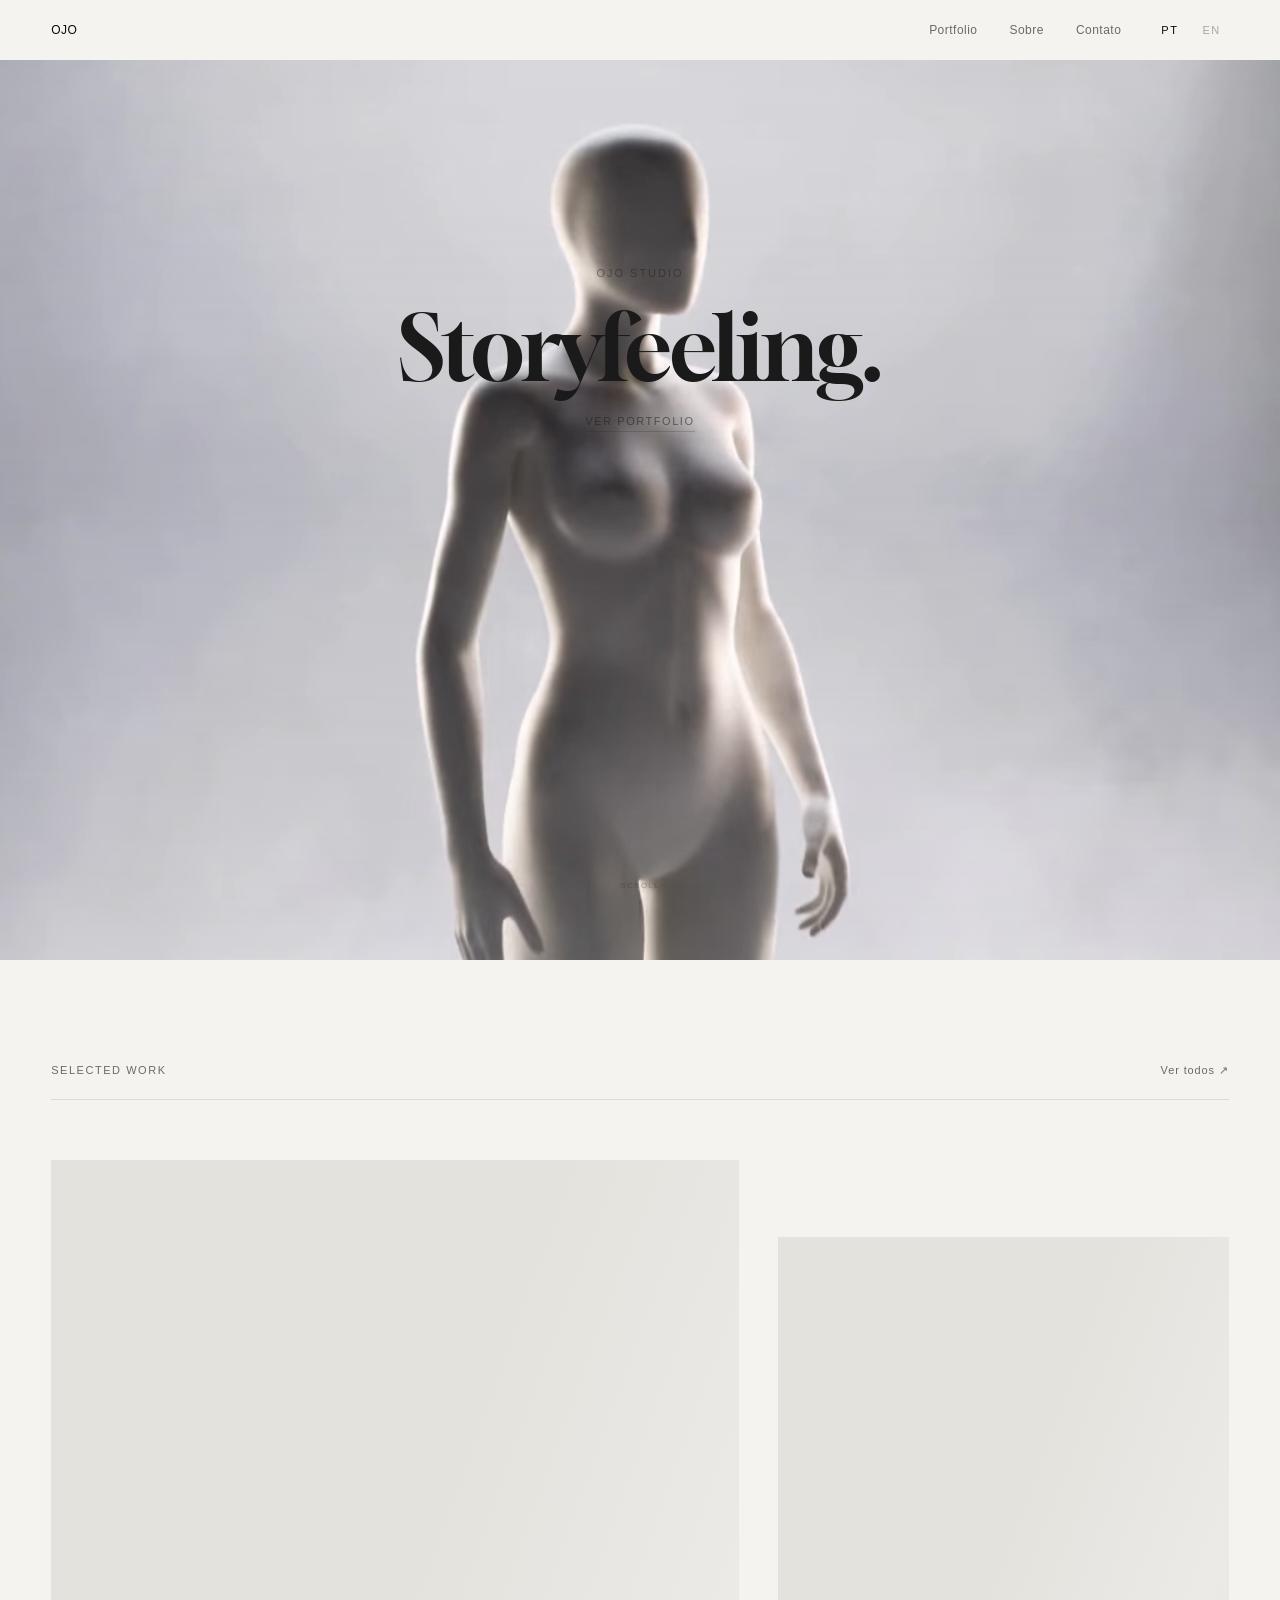
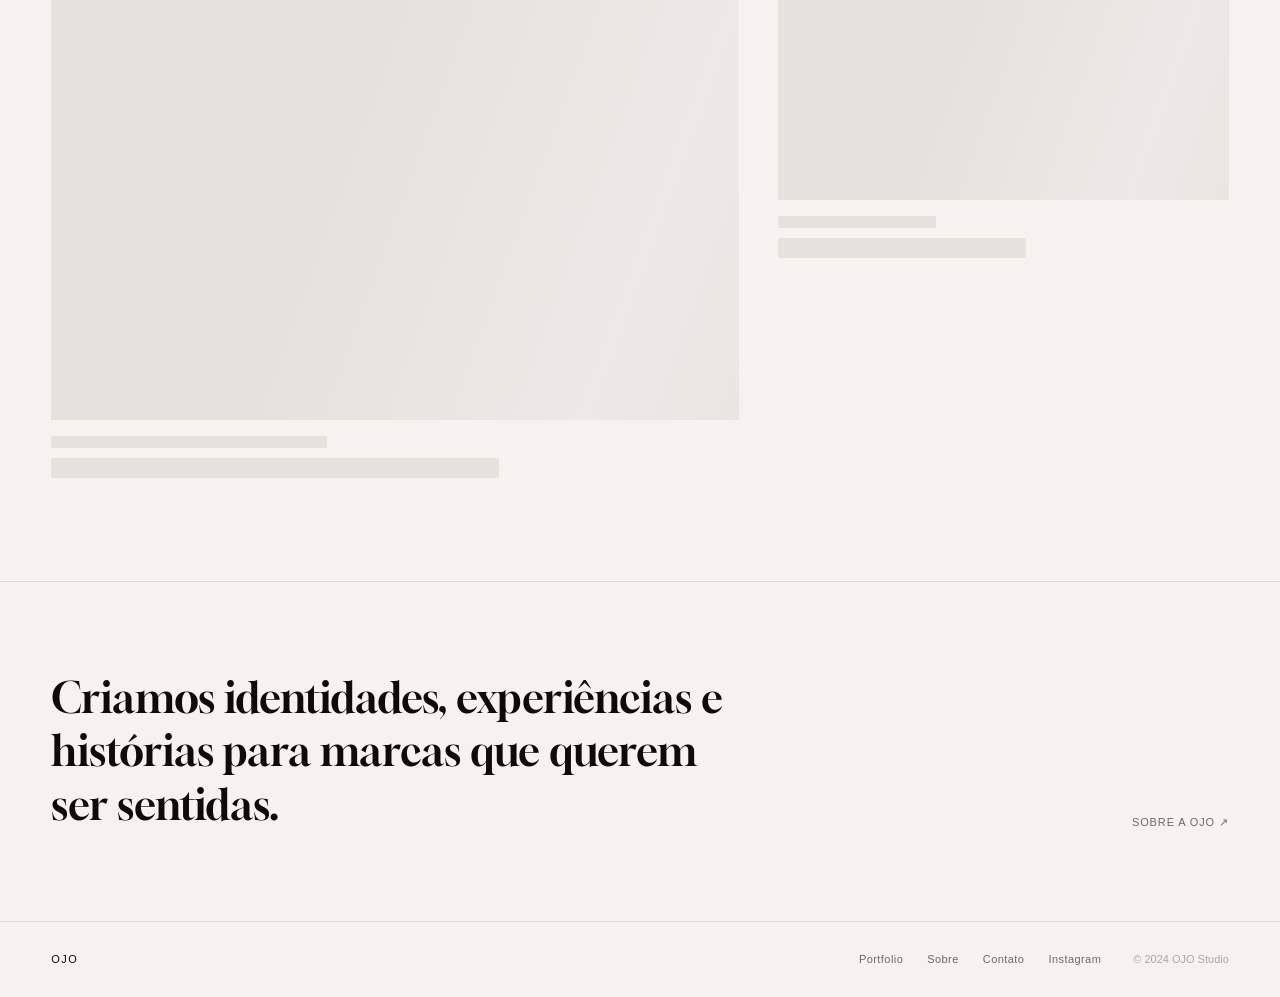
<file: index.html>
<!DOCTYPE html>
<html lang="pt">
<head>
  <meta charset="UTF-8">
  <meta name="viewport" content="width=device-width, initial-scale=1.0">
  <title>OJO Studio</title>
  <meta name="description" content="OJO Studio — storyfeeling.">

  <link rel="preconnect" href="https://fonts.googleapis.com">
  <link rel="preconnect" href="https://fonts.gstatic.com" crossorigin>
  <link href="https://fonts.googleapis.com/css2?family=Gloock&family=IBM+Plex+Mono:wght@400;500&display=swap" rel="stylesheet">

  <link rel="stylesheet" href="assets/css/tokens.css">
  <link rel="stylesheet" href="assets/css/base.css">
  <link rel="stylesheet" href="assets/css/components.css">
  <link rel="stylesheet" href="assets/css/layout.css">
</head>
<body>

  <nav class="nav" id="nav">
    <a class="nav__logo" href="./">OJO</a>
    <div class="nav__links" id="nav-links">
      <a class="nav__link" href="portfolio.html">Portfolio</a>
      <a class="nav__link" href="sobre.html">Sobre</a>
      <a class="nav__link" href="contato.html">Contato</a>
    </div>
    <div class="nav__lang" id="nav-lang">
      <button class="nav__lang-btn nav__lang-btn--active" onclick="setLang('pt')">PT</button>
      <button class="nav__lang-btn" onclick="setLang('en')">EN</button>
    </div>
    <button class="nav__toggle" id="nav-toggle" aria-label="Menu">
      <span class="nav__toggle-line"></span>
      <span class="nav__toggle-line"></span>
    </button>
  </nav>

  <div class="page-wrap">
    <main class="main">

      <!-- HERO — vídeo do manequim -->
      <section class="hero-video">
        <video class="hero-video__bg" autoplay loop muted playsinline>
          <source src="assets/mannequin-loop.webm" type="video/webm">
          <source src="assets/mannequin-loop.mp4"  type="video/mp4">
        </video>
        <div class="hero-video__overlay"></div>
        <div class="hero-video__content">
          <p class="hero-video__eyebrow">OJO Studio</p>
          <h1 class="hero-video__title">Storyfeeling.</h1>
          <a class="hero-video__cta" href="portfolio.html">Ver portfolio</a>
        </div>
        <div class="hero-video__scroll-cue">
          <span>scroll</span>
          <div class="hero-video__scroll-line"></div>
        </div>
      </section>

      <!-- SELECTED WORK -->
      <section class="home-work" id="work">
        <div class="home-work__bar">
          <span class="home-work__label">Selected work</span>
          <a class="home-work__all" href="portfolio.html">Ver todos <span aria-hidden="true">↗</span></a>
        </div>
        <div class="home-work__grid" id="home-projects">
          <!-- placeholders enquanto carrega -->
          <article class="work-card work-card--ph">
            <div class="work-card__img-wrap"><div class="work-card__ph"></div></div>
            <div class="work-card__meta">
              <div class="work-card__ph-line" style="width:40%"></div>
              <div class="work-card__ph-line" style="width:65%;height:20px;margin-top:6px"></div>
            </div>
          </article>
          <article class="work-card work-card--ph work-card--offset">
            <div class="work-card__img-wrap"><div class="work-card__ph"></div></div>
            <div class="work-card__meta">
              <div class="work-card__ph-line" style="width:35%"></div>
              <div class="work-card__ph-line" style="width:55%;height:20px;margin-top:6px"></div>
            </div>
          </article>
        </div>
      </section>

      <!-- SOBRE STRIP -->
      <section class="home-about">
        <div class="home-about__inner">
          <p class="home-about__text">
            Criamos identidades, experiências e histórias para marcas que querem ser sentidas.
          </p>
          <a class="home-about__link" href="sobre.html">Sobre a OJO <span aria-hidden="true">↗</span></a>
        </div>
      </section>

    </main>

    <footer class="footer-home">
      <div class="footer-home__inner">
        <div class="footer-home__logo">OJO</div>
        <nav class="footer-home__nav">
          <a href="portfolio.html">Portfolio</a>
          <a href="sobre.html">Sobre</a>
          <a href="contato.html">Contato</a>
          <a href="https://instagram.com/ojostudio" target="_blank" rel="noopener">Instagram</a>
        </nav>
        <p class="footer-home__copy">© 2024 OJO Studio</p>
      </div>
    </footer>
  </div>

  <div class="toast-container" id="toast-container"></div>

  <script type="module">
    import { getFeaturedProjects, getProjects } from './assets/js/modules/portfolio.js'
    import { initScrollNav, initTheme, setLang as _setLang, getLang } from './assets/js/modules/ui.js'

    initTheme()
    initScrollNav()

    document.getElementById('nav-toggle').addEventListener('click', () => {
      document.getElementById('nav').classList.toggle('nav--open')
    })

    window.setLang = _setLang
    const lang = getLang()
    document.documentElement.lang = lang
    document.querySelectorAll('.nav__lang-btn').forEach((btn, i) => {
      btn.classList.toggle('nav__lang-btn--active', (i===0&&lang==='pt')||(i===1&&lang==='en'))
    })

    // Carrega projetos em destaque (fallback para qualquer publicado)
    try {
      let projects = await getFeaturedProjects(2, lang)
      if (!projects.length) {
        const all = await getProjects({ publishedOnly: true, locale: lang })
        projects = all.slice(0, 2)
      }
      const grid = document.getElementById('home-projects')
      if (!projects.length) return

      grid.innerHTML = projects.map((p, i) => `
        <article class="work-card${i===1?' work-card--offset':''}">
          <a class="work-card__img-wrap" href="portfolio/${p.slug}.html">
            ${p.cover_image
              ? `<img class="work-card__img" src="${p.cover_image}" alt="${p.title}" loading="lazy">`
              : `<div class="work-card__img-fallback">${p.title}</div>`}
            <div class="work-card__hover">
              <span class="work-card__view">Ver projeto</span>
            </div>
          </a>
          <div class="work-card__meta">
            <span class="work-card__cat">${Array.isArray(p.category)?p.category[0]:p.category??''}</span>
            <a class="work-card__title" href="portfolio/${p.slug}.html">${p.title}</a>
            <span class="work-card__client">${p.client??''}</span>
          </div>
        </article>
      `).join('')
    } catch(e) { console.error(e) }
  </script>

</body>
</html>
</file>
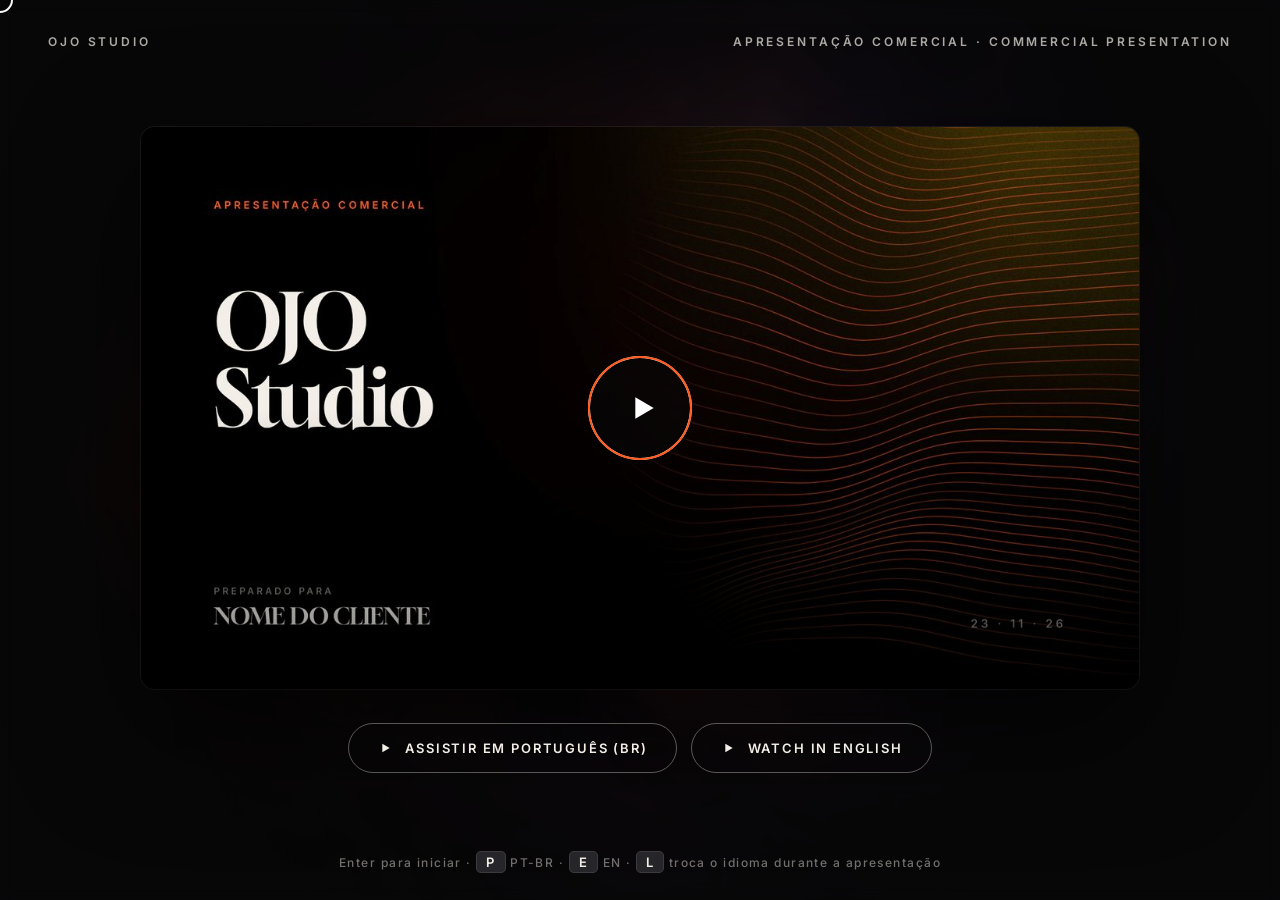
<file: intro/index.html>
<!doctype html>
<html lang="pt-BR">
<head>
<meta charset="utf-8">
<meta name="viewport" content="width=device-width,initial-scale=1">
<meta name="robots" content="noindex,nofollow">
<title>OJO Studio · Apresentação comercial</title>
<link rel="stylesheet" href="css/style.css">
</head>
<body>
<div id="viewport">
  <div id="stage">
    <div id="slides"></div>
    <div id="ring"></div>
    <div id="hud">
      <div class="hud-l"><span class="hud-brand">OJO Studio</span><span class="hud-sec" id="hudSec"></span></div>
      <div class="hud-r"><span id="hudNum">01</span><i></i><span id="hudTot">18</span></div>
    </div>
    <div id="bar"><b id="barFill"></b></div>
  </div>
</div>
<div id="overview" hidden>
  <header><h2>Páginas</h2><p>Arraste para reordenar · clique no olho para ocultar · Enter abre · Esc fecha</p>
    <button id="ovLang"></button><button id="ovReset">Restaurar ordem</button><button id="ovClose">Fechar</button></header>
  <div id="ovGrid"></div>
</div>
<div id="editor" hidden><div class="box"><h3 id="edTitle"></h3><div id="edFields"></div><footer><button id="edReset">Restaurar texto original</button><button id="edCancel">Cancelar</button><button id="edSave">Salvar</button></footer></div></div>
<div id="help" hidden>
  <div><h3>Atalhos</h3>
  <p><kbd>←</kbd> <kbd>→</kbd> navegar · <kbd>espaço</kbd> avançar · <kbd>G</kbd> páginas · <kbd>F</kbd> tela cheia · <kbd>L</kbd> idioma · <kbd>T</kbd> transição · <kbd>M</kbd> motivo visual · <kbd>H</kbd> ajuda · <kbd>1</kbd>–<kbd>9</kbd> ir para página · <kbd>Home</kbd>/<kbd>End</kbd></p></div>
</div>
<div id="start">
  <div class="st-bg"></div>
  <div class="st-top"><span>OJO Studio</span><span>Apresentação comercial · Commercial presentation</span></div>
  <div class="st-main">
    <div id="startPlay" class="st-card" role="button" tabindex="0" aria-label="Play">
      <img src="img/thumb.jpg" alt="">
      <video muted loop playsinline preload="none" data-src="media/front-branding.mp4"></video>
      <i class="st-shade"></i>
      <span class="st-play"><b></b><svg viewBox="0 0 24 24"><path d="M8 5.5v13l11-6.5z"/></svg></span>
    </div>
    <div class="st-opts"><button data-lang="pt"><svg viewBox="0 0 24 24"><path d="M8 5.5v13l11-6.5z"/></svg>Assistir em Português (BR)</button><button data-lang="en"><svg viewBox="0 0 24 24"><path d="M8 5.5v13l11-6.5z"/></svg>Watch in English</button></div>
  </div>
  <div class="st-foot">Enter para iniciar · <kbd>P</kbd> PT-BR · <kbd>E</kbd> EN · <kbd>L</kbd> troca o idioma durante a apresentação</div>
</div>
<div id="toast"></div>
<div id="cur"><i></i></div>
<script src="decks/layouts.js"></script>
<script src="decks/ojo.js"></script>
<script src="decks/demo.js"></script>
<script src="js/presentation-loader.js"></script>
</body>
</html>
</file>
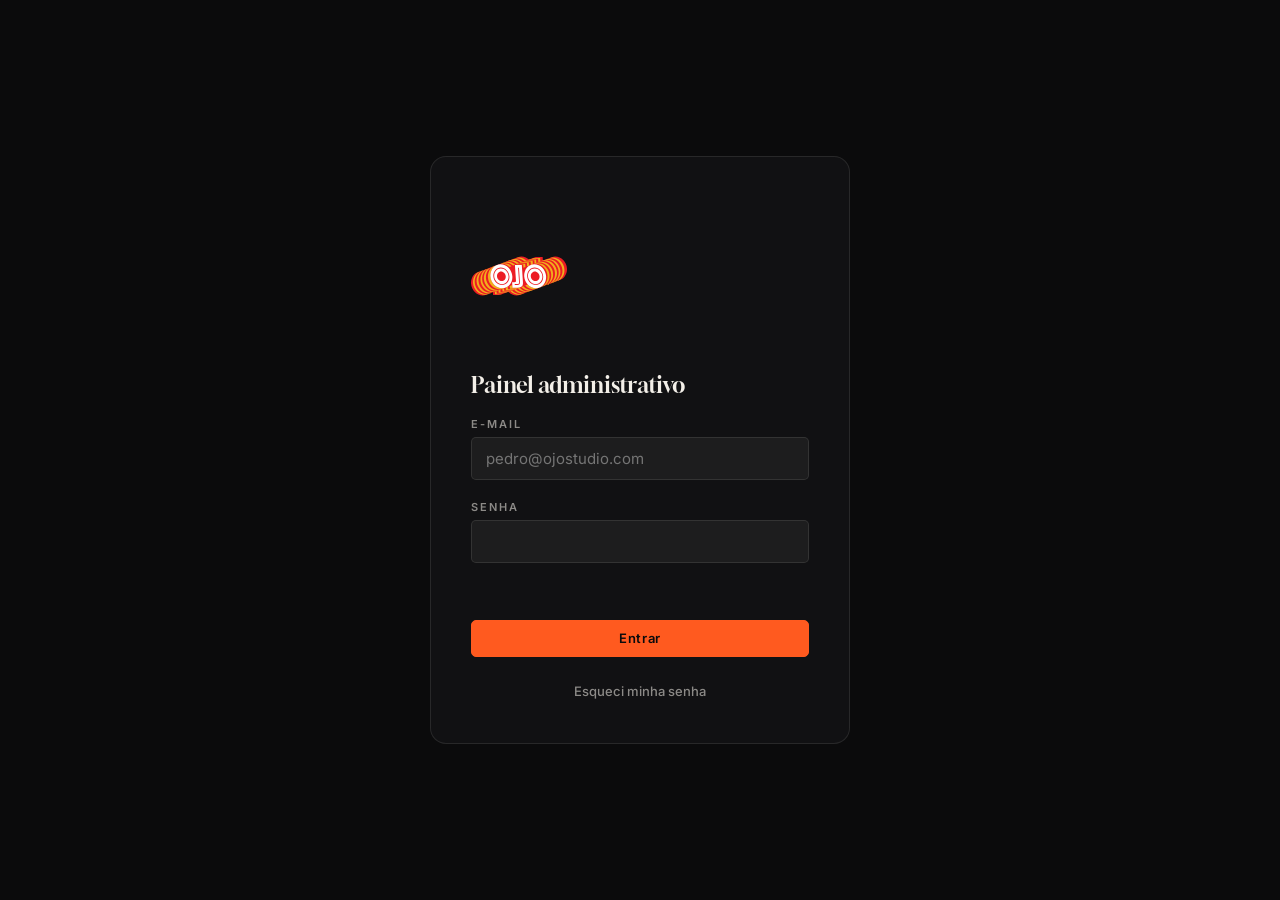
<file: admin.html>
<!doctype html>
<html lang="pt-BR">
<head>
<meta charset="utf-8">
<meta name="viewport" content="width=device-width,initial-scale=1">
<meta name="robots" content="noindex,nofollow,noarchive">
<title>Painel | OJO Studio</title>
<link rel="preconnect" href="https://fonts.googleapis.com">
<link rel="stylesheet" href="https://fonts.googleapis.com/css2?family=Gloock&family=Inter:wght@400;500;600&display=swap">
<style>
/* ─── TOKENS ─────────────────────────────────────────────────── */
:root {
  --ink: #0b0b0c;
  --paper: #f3efe8;
  --or: #ff5a1f;
  --mut: #6b6865;
  --panel: #111113;
  --edge: rgba(243,239,232,.1);
  --edge-s: rgba(243,239,232,.06);
  --fg: var(--paper);
  --fg2: rgba(243,239,232,.55);
  --serif: 'Gloock', Georgia, serif;
  --sans: 'Inter', system-ui, sans-serif;
  --ease: cubic-bezier(.22,1,.36,1);
  --r: 8px;
  --r-sm: 5px;
}

/* ─── RESET ──────────────────────────────────────────────────── */
*,*::before,*::after{box-sizing:border-box;margin:0;padding:0}
html,body{height:100%;background:var(--ink);color:var(--fg);font-family:var(--sans);-webkit-font-smoothing:antialiased}
button{font:inherit;cursor:pointer;background:none;border:none;color:inherit}
input,textarea,select{font:inherit;color:inherit;background:none;border:none;outline:none}
a{color:inherit;text-decoration:none}
img{display:block;max-width:100%}
[hidden]{display:none!important}

/* ─── VIEWS (loading / login / app) ─────────────────────────── */
.view{position:fixed;inset:0;z-index:50;display:flex;align-items:center;justify-content:center}
.view--gone{display:none!important}

/* Loading */
.loader{width:40px;height:40px;border:2px solid var(--edge);border-top-color:var(--or);border-radius:50%;animation:spin .7s linear infinite}
@keyframes spin{to{transform:rotate(360deg)}}

/* ─── LOGIN CARD ─────────────────────────────────────────────── */
.auth-card{width:min(420px,92vw);background:var(--panel);border:1px solid var(--edge);border-radius:16px;padding:44px 40px 40px;display:flex;flex-direction:column;gap:22px}
.auth-logo{font:400 28px/1 var(--serif);color:var(--paper)}
.auth-logo span{color:var(--or)}
.auth-title{font:400 22px/1.1 var(--serif)}
.auth-muted{font:400 14px/1.5 var(--sans);color:var(--fg2)}
.auth-muted code{background:var(--edge-s);border:1px solid var(--edge);border-radius:4px;padding:2px 7px;font-size:12px}
.form-msg{font:500 13px var(--sans);color:#e55;min-height:1em}

/* ─── APP SHELL ──────────────────────────────────────────────── */
.app{display:grid;grid-template-columns:220px 1fr;height:100vh;position:fixed;inset:0}

/* sidebar */
.side{background:#0d0d0f;border-right:1px solid var(--edge);display:flex;flex-direction:column;padding:28px 0;gap:0;overflow:hidden}
.side__logo{padding:0 24px 28px;border-bottom:1px solid var(--edge);display:flex;align-items:center;gap:10px;font:400 20px/1 var(--serif);letter-spacing:-.01em}
.side__logo span{color:var(--or)}

.side__nav{flex:1;padding:20px 12px;display:flex;flex-direction:column;gap:4px}
.side__link{display:flex;align-items:center;gap:11px;padding:10px 14px;border-radius:var(--r-sm);font:500 13px/1 var(--sans);letter-spacing:.01em;color:var(--fg2);transition:background .2s,color .2s;width:100%;text-align:left}
.side__link svg{width:16px;height:16px;stroke:currentColor;fill:none;stroke-width:1.7;flex-shrink:0}
.side__link:hover{background:var(--edge-s);color:var(--paper)}
.side__link.active{background:rgba(255,90,31,.12);color:var(--or)}
.side__link .badge{margin-left:auto;background:var(--or);color:#000;font:700 10px/1 var(--sans);padding:3px 7px;border-radius:20px}

.side__foot{padding:20px 20px 0;border-top:1px solid var(--edge);display:flex;flex-direction:column;gap:10px}
.side__site{font:500 12px var(--sans);letter-spacing:.12em;text-transform:uppercase;color:var(--fg2);transition:color .2s}
.side__site:hover{color:var(--or)}
.side__user{font:500 12px var(--sans);color:var(--fg2);overflow:hidden;text-overflow:ellipsis;white-space:nowrap}
.side__logout{font:500 12px var(--sans);letter-spacing:.08em;color:var(--fg2);text-align:left;padding:6px 0;transition:color .2s}
.side__logout:hover{color:var(--or)}

/* main */
.main{overflow-y:auto;background:var(--ink)}
.tab{display:none;padding:48px 56px 80px;min-height:100vh}
.tab.active{display:block}

/* ─── TOP HEADER ─────────────────────────────────────────────── */
.top{display:flex;align-items:flex-start;justify-content:space-between;gap:24px;margin-bottom:40px}
.top__eyebrow{font:600 11px/1 var(--sans);letter-spacing:.24em;text-transform:uppercase;color:var(--or);margin-bottom:8px}
.top h1{font:400 36px/1 var(--serif)}
.top__muted{font:400 14px/1.5 var(--sans);color:var(--fg2);margin-top:6px}

/* ─── BUTTONS ────────────────────────────────────────────────── */
.btn{display:inline-flex;align-items:center;gap:8px;padding:11px 20px;border-radius:var(--r-sm);font:600 13px/1 var(--sans);letter-spacing:.04em;transition:background .2s,color .2s,border-color .2s;white-space:nowrap;cursor:pointer}
.btn svg{width:14px;height:14px;stroke:currentColor;fill:none;stroke-width:2;flex-shrink:0}
.btn--or{background:var(--or);color:#0b0b0c;border:1px solid var(--or)}
.btn--or:hover{background:#ff7a45;border-color:#ff7a45}
.btn--ghost{background:none;color:var(--fg2);border:1px solid var(--edge)}
.btn--ghost:hover{color:var(--paper);border-color:rgba(243,239,232,.3)}
.btn--danger{background:none;color:#e55;border:1px solid rgba(220,80,80,.3)}
.btn--danger:hover{background:rgba(220,80,80,.1)}
.btn-text{font:500 13px var(--sans);color:var(--fg2);transition:color .2s;padding:4px 0}
.btn-text:hover{color:var(--or)}
.btn-text--danger:hover{color:#e55}
.icon-btn{width:36px;height:36px;display:flex;align-items:center;justify-content:center;border-radius:var(--r-sm);border:1px solid var(--edge);color:var(--fg2);transition:color .2s,border-color .2s}
.icon-btn svg{width:16px;height:16px;stroke:currentColor;fill:none;stroke-width:1.7}
.icon-btn:hover{color:var(--paper);border-color:rgba(243,239,232,.3)}

/* ─── KPI STRIP ──────────────────────────────────────────────── */
.kpis{display:grid;grid-template-columns:repeat(4,1fr);gap:16px;margin-bottom:36px}
.kpi{background:var(--panel);border:1px solid var(--edge);border-radius:var(--r);padding:24px}
.kpi span{display:block;font:600 10px/1 var(--sans);letter-spacing:.2em;text-transform:uppercase;color:var(--fg2);margin-bottom:12px}
.kpi strong{display:block;font:400 32px/1 var(--serif)}
.kpi em{display:block;font:400 12px/1 var(--sans);color:var(--fg2);margin-top:6px}
.kpi--or{border-color:rgba(255,90,31,.3)}
.kpi--or strong{color:var(--or)}

/* ─── PROJECT CARDS ──────────────────────────────────────────── */
.proj-grid{display:grid;grid-template-columns:repeat(auto-fill,minmax(300px,1fr));gap:16px}
.proj-card{background:var(--panel);border:1px solid var(--edge);border-radius:var(--r);overflow:hidden;cursor:pointer;transition:border-color .25s,transform .25s var(--ease)}
.proj-card:hover{border-color:rgba(255,90,31,.4);transform:translateY(-2px)}
.proj-card__cover{aspect-ratio:16/9;background:var(--edge-s);position:relative;overflow:hidden}
.proj-card__cover img{width:100%;height:100%;object-fit:cover}
.proj-card__cover .cover-fallback{position:absolute;inset:0;display:flex;align-items:center;justify-content:center;font:400 48px/1 var(--serif);color:var(--edge)}
.proj-card__status{position:absolute;top:12px;right:12px;display:flex;gap:6px}
.proj-card__pill{font:600 10px/1 var(--sans);letter-spacing:.14em;text-transform:uppercase;padding:4px 10px;border-radius:20px}
.proj-card__pill--on{background:rgba(255,90,31,.2);color:var(--or);border:1px solid rgba(255,90,31,.3)}
.proj-card__pill--off{background:rgba(243,239,232,.08);color:var(--fg2);border:1px solid var(--edge)}
.proj-card__pill--feat{background:rgba(255,200,50,.15);color:#ffc832;border:1px solid rgba(255,200,50,.3)}
.proj-card__body{padding:20px}
.proj-card__cat{font:600 10px/1 var(--sans);letter-spacing:.2em;text-transform:uppercase;color:var(--or);margin-bottom:8px}
.proj-card__title{font:400 20px/1.15 var(--serif);margin-bottom:6px}
.proj-card__meta{font:400 13px/1 var(--sans);color:var(--fg2)}
.proj-card__order{position:absolute;top:12px;left:12px;width:28px;height:28px;border-radius:50%;background:rgba(11,11,12,.7);backdrop-filter:blur(4px);border:1px solid var(--edge);display:flex;align-items:center;justify-content:center;font:600 11px/1 var(--sans);color:var(--fg2)}

/* empty state */
.empty-state{display:flex;flex-direction:column;align-items:center;justify-content:center;padding:80px 24px;gap:16px;text-align:center;color:var(--fg2)}
.empty-state svg{width:48px;height:48px;stroke:currentColor;fill:none;stroke-width:1.2;opacity:.4}
.empty-state p{font:400 15px/1.5 var(--sans)}

/* ─── DRAWER ─────────────────────────────────────────────────── */
.drawer{position:fixed;inset:0;z-index:60;display:flex}
.drawer__backdrop{position:absolute;inset:0;background:rgba(0,0,0,.7);backdrop-filter:blur(4px)}
.drawer__panel{position:relative;margin-left:auto;width:min(680px,96vw);height:100%;background:#111113;border-left:1px solid var(--edge);display:flex;flex-direction:column;animation:slideIn .35s var(--ease)}
@keyframes slideIn{from{transform:translateX(100%)}}
.drawer.wide .drawer__panel{width:min(820px,96vw)}
.drawer__head{display:flex;align-items:flex-start;justify-content:space-between;gap:16px;padding:32px 36px 24px;border-bottom:1px solid var(--edge)}
.drawer__head h2{font:400 28px/1 var(--serif)}
.drawer__body{flex:1;overflow-y:auto;padding:32px 36px;display:flex;flex-direction:column;gap:24px}
.drawer__foot{padding:20px 36px;border-top:1px solid var(--edge);display:flex;align-items:center;justify-content:space-between;gap:12px}
.drawer__foot-r{display:flex;align-items:center;gap:10px}

/* ─── FORM FIELDS ────────────────────────────────────────────── */
.f{display:flex;flex-direction:column;gap:7px}
.f span,.f legend{font:600 11px/1 var(--sans);letter-spacing:.18em;text-transform:uppercase;color:var(--fg2)}
.f input,.f textarea,.f select{background:rgba(243,239,232,.05);border:1px solid var(--edge);border-radius:var(--r-sm);padding:11px 14px;font:400 15px/1 var(--sans);color:var(--paper);transition:border-color .2s;width:100%}
.f input:focus,.f textarea:focus,.f select:focus{border-color:rgba(255,90,31,.5);outline:none}
.f textarea{resize:vertical;line-height:1.55}
.f small{font:400 12px var(--sans);color:var(--fg2)}
.f select option{background:var(--ink)}
.grid2{display:grid;grid-template-columns:1fr 1fr;gap:14px}
.grid3{display:grid;grid-template-columns:1fr 1fr 1fr;gap:14px}
.group{border:1px solid var(--edge);border-radius:var(--r);padding:20px;display:flex;flex-direction:column;gap:14px}
.group legend{font:600 11px/1 var(--sans);letter-spacing:.18em;text-transform:uppercase;color:var(--fg2);margin-bottom:4px}

/* switch */
.switch{display:flex;align-items:center;gap:14px;cursor:pointer;user-select:none}
.switch input{position:absolute;opacity:0;width:0;height:0}
.switch__ui{width:40px;height:22px;border-radius:11px;background:var(--edge);border:1px solid var(--edge);transition:background .2s;flex-shrink:0;position:relative}
.switch__ui::after{content:"";position:absolute;left:3px;top:50%;transform:translateY(-50%);width:16px;height:16px;border-radius:50%;background:var(--fg2);transition:left .2s,background .2s}
.switch input:checked~.switch__ui{background:rgba(255,90,31,.25);border-color:rgba(255,90,31,.4)}
.switch input:checked~.switch__ui::after{left:calc(100% - 19px);background:var(--or)}
.switch span strong{font:600 14px var(--sans)}
.switch span small{display:block;font:400 12px var(--sans);color:var(--fg2);margin-top:2px}

/* image drop */
.drop{border:1px dashed var(--edge);border-radius:var(--r);overflow:hidden;transition:border-color .2s;cursor:pointer}
.drop:hover{border-color:rgba(255,90,31,.4)}
.drop__empty{padding:36px;display:flex;flex-direction:column;align-items:center;gap:10px;text-align:center;color:var(--fg2)}
.drop__empty svg{width:36px;height:36px;stroke:currentColor;fill:none;stroke-width:1.4;opacity:.5}
.drop__empty strong{font:600 14px var(--sans);color:var(--paper)}
.drop__empty span{font:400 12px var(--sans)}
.drop__img{position:relative}
.drop__img img{width:100%;aspect-ratio:16/9;object-fit:cover;display:block}
.drop__bar{display:flex;align-items:center;gap:10px;padding:10px 14px;background:rgba(0,0,0,.4)}
.drop__bar span{flex:1;font:400 12px var(--sans);color:var(--fg2);overflow:hidden;text-overflow:ellipsis;white-space:nowrap}
.drop__busy{padding:36px;display:flex;align-items:center;justify-content:center;gap:12px;color:var(--fg2);font:400 13px var(--sans)}
.loader--sm{width:18px;height:18px;border-width:2px;flex-shrink:0}

/* form msg */
.form-msg-inline{font:500 13px var(--sans);color:#e55;min-height:1em}
.form-msg-inline.ok{color:#5be}

/* ─── CONFIRM ────────────────────────────────────────────────── */
.confirm{position:fixed;inset:0;z-index:80;display:flex;align-items:center;justify-content:center;background:rgba(0,0,0,.75);backdrop-filter:blur(4px)}
.confirm__card{background:var(--panel);border:1px solid var(--edge);border-radius:16px;padding:36px 40px;max-width:400px;width:92vw;display:flex;flex-direction:column;gap:14px}
.confirm__card h3{font:400 22px/1.1 var(--serif)}
.confirm__card p{font:400 14px/1.5 var(--sans);color:var(--fg2)}
.confirm__actions{display:flex;gap:10px;justify-content:flex-end;margin-top:4px}

/* ─── TOAST ──────────────────────────────────────────────────── */
.toast{position:fixed;left:50%;bottom:36px;transform:translate(-50%,10px);z-index:90;background:rgba(11,11,12,.9);border:1px solid var(--edge);color:var(--paper);padding:12px 22px;border-radius:40px;font:600 12px/1 var(--sans);letter-spacing:.12em;text-transform:uppercase;opacity:0;transition:.3s;pointer-events:none;white-space:nowrap}
.toast.on{opacity:1;transform:translate(-50%,0)}
.toast.err{border-color:rgba(220,80,80,.4);color:#e88}

/* ─── OJO LOGO SVG ───────────────────────────────────────────── */
.ojg{fill:#f1ad1d}.ojw{fill:#fff}.ojr{fill:#ec1c24}
.auth-logo svg{width:96px;height:auto;display:block}
.side__logo svg{width:80px;height:auto;display:block}

/* ─── PRESENTATIONS GRID ─────────────────────────────────────── */
.pres-grid{display:grid;grid-template-columns:repeat(auto-fill,minmax(260px,1fr));gap:16px}
.pres-card{background:var(--panel);border:1px solid var(--edge);border-radius:var(--r);overflow:hidden;transition:border-color .25s,transform .25s var(--ease)}
.pres-card:hover{border-color:rgba(255,90,31,.3);transform:translateY(-2px)}
.pres-card--matriz{border-color:rgba(255,90,31,.35)!important}
.pres-card__thumb{aspect-ratio:16/9;background:#0a0a0c;display:flex;align-items:center;justify-content:center;position:relative;border-bottom:1px solid var(--edge-s)}
.pres-card__thumb svg{width:52%;opacity:.65}
.pres-card__badge{position:absolute;top:10px;left:10px;font:700 10px/1 var(--sans);letter-spacing:.14em;text-transform:uppercase;padding:4px 10px;border-radius:20px;background:rgba(255,90,31,.18);color:var(--or);border:1px solid rgba(255,90,31,.3)}
.pres-card__body{padding:16px}
.pres-card__name{font:400 17px/1.2 var(--serif);margin-bottom:5px}
.pres-card__meta{font:400 12px/1 var(--sans);color:var(--fg2)}
.pres-card__actions{display:flex;gap:6px;margin-top:12px;flex-wrap:wrap}
.pc-btn{padding:7px 11px;border-radius:var(--r-sm);font:600 11px/1 var(--sans);letter-spacing:.06em;border:1px solid var(--edge);color:var(--fg2);transition:color .2s,border-color .2s,background .2s;white-space:nowrap;cursor:pointer;background:none}
.pc-btn:hover{color:var(--paper);border-color:rgba(243,239,232,.3)}
.pc-btn--or{background:rgba(255,90,31,.1);color:var(--or);border-color:rgba(255,90,31,.25)}
.pc-btn--or:hover{background:rgba(255,90,31,.22)}
.pc-btn--danger:hover{color:#e55;border-color:rgba(220,80,80,.3)}

/* ─── SECTION LABEL ──────────────────────────────────────────── */
.sec-label{font:600 11px/1 var(--sans);letter-spacing:.24em;text-transform:uppercase;color:var(--fg2);margin-bottom:16px;padding-bottom:12px;border-bottom:1px solid var(--edge)}

/* ─── SCROLLBAR ──────────────────────────────────────────────── */
::-webkit-scrollbar{width:6px;height:6px}
::-webkit-scrollbar-track{background:transparent}
::-webkit-scrollbar-thumb{background:var(--edge);border-radius:3px}
::-webkit-scrollbar-thumb:hover{background:rgba(243,239,232,.2)}

/* ─── RESPONSIVE ─────────────────────────────────────────────── */
@media (max-width:900px){
  .app{grid-template-columns:1fr}
  .side{display:none}
  .tab{padding:32px 24px 60px}
  .kpis{grid-template-columns:repeat(2,1fr)}
  .proj-grid{grid-template-columns:1fr}
  .grid2,.grid3{grid-template-columns:1fr}
}
</style>
</head>
<body>

<!-- OJO LOGO SYMBOL (shared by login + sidebar) -->
<svg xmlns="http://www.w3.org/2000/svg" aria-hidden="true" style="display:none">
  <symbol id="ojo-mark" viewBox="0 0 1920 779">
    <path class="ojr" d="M1919.39,238.92c-2.19-32.76-10.01-63.69-23.44-92.81-13.43-29.12-30.8-54.5-52.07-76.1-21.27-21.61-45.7-38.68-73.24-51.2C1743.06,6.3,1714.26.03,1684.2.03c-24.19,0-47.03,4.06-68.52,12.17.12-.04.24-.1.36-.14l-178.33,66.83-4.55-67.93h-137.79l-135.71,50.86c-19.22-17.77-40.82-32.12-64.8-43.01C1067.3,6.3,1038.5.03,1008.44.03c-24.19,0-47.03,4.06-68.52,12.17.12-.04.23-.1.36-.14,0,0-815.21,305.41-820.38,307.92-25.88,12.51-48.02,29.58-66.41,51.19-18.38,21.61-32.35,46.98-41.87,76.1-9.55,29.12-13.2,60.05-11.01,92.81,2.19,32.76,9.99,63.71,23.44,92.83,13.42,29.12,30.79,54.5,52.06,76.1,21.27,21.61,45.7,38.68,73.26,51.18,27.56,12.52,56.38,18.77,86.44,18.77,24.06,0,46.76-4.01,68.14-12.02l134.36-50.35,3.4,50.78h105.83c22.05,0,40.5-2.79,55.38-8.36l144.9-54.3c1.35,1.43,2.67,2.9,4.05,4.3,21.27,21.61,45.7,38.68,73.26,51.18,27.56,12.52,56.38,18.77,86.44,18.77,24.06,0,46.77-4.01,68.17-12.03,0,0,814.95-305.29,820.37-307.91,25.87-12.5,48.02-29.57,66.39-51.18,18.38-21.61,32.35-46.98,41.88-76.1,9.54-29.12,13.2-60.07,11.01-92.83"/>
    <path class="ojg" d="M515.29,742.84l-3.4-50.78-33.87,12.7,3.31,49.4h105.84c22.05,0,40.5-2.79,55.38-8.36l18.55-6.95c-11.7,2.59-24.93,3.99-39.97,3.99h-105.84Z"/>
    <path class="ojg" d="M222.96,735.66c-27.56-12.5-51.99-29.57-73.26-51.18-21.27-21.6-38.64-46.98-52.06-76.1-13.44-29.11-21.24-60.06-23.44-92.82-2.19-32.76,1.47-63.69,11.01-92.82,9.52-29.12,23.49-54.5,41.87-76.1,18.38-21.61,40.52-38.68,66.41-51.19,5.17-2.5,10.42-4.75,15.76-6.76l9.25-3.46c2.79-1.6,5.64-3.13,8.53-4.61l-51.75,19.4c-5.33,2-10.59,4.25-15.76,6.75-25.88,12.52-48.03,29.59-66.41,51.19-18.38,21.61-32.35,46.99-41.87,76.11-9.55,29.11-13.2,60.04-11.01,92.81,2.19,32.76,9.99,63.71,23.44,92.83,13.42,29.12,30.79,54.5,52.06,76.1,21.28,21.61,45.71,38.69,73.26,51.18,27.56,12.52,56.38,18.77,86.44,18.77,24.05,0,46.76-4.01,68.13-12.02l13.25-4.97c-15.18,3.74-30.98,5.66-47.42,5.66-30.06,0-58.88-6.25-86.44-18.77"/>
    <path class="ojg" d="M898.72,735.66c-27.56-12.5-51.99-29.57-73.26-51.18-1.38-1.4-2.7-2.87-4.06-4.3l-32.98,12.36s-.01.04-.02.07c21.99,23.13,47.45,41.27,76.35,54.37,27.56,12.52,56.38,18.77,86.44,18.77,24.06,0,46.78-4.01,68.17-12.02l13.24-4.97c-15.19,3.74-30.99,5.67-47.43,5.67-30.06,0-58.88-6.25-86.44-18.77"/>
    <path class="ojg" d="M974.2,705.47c-27.56-12.5-51.99-29.57-73.26-51.18-1.22-1.24-2.39-2.52-3.58-3.8l-37.09,13.9s0,.04-.01.07c21.95,23.05,47.37,41.14,76.2,54.22,27.56,12.52,56.38,18.77,86.44,18.77,24.06,0,46.77-4.01,68.16-12.03l20.74-7.77c-16.33,4.38-33.38,6.59-51.17,6.59-30.06,0-58.87-6.25-86.44-18.77"/>
    <path class="ojg" d="M298.44,705.47c-27.56-12.5-51.99-29.57-73.26-51.18-21.27-21.6-38.64-46.98-52.06-76.1-13.44-29.11-21.24-60.06-23.44-92.82-2.19-32.76,1.47-63.69,11.01-92.82,9.52-29.12,23.49-54.5,41.86-76.1,16.56-19.46,36.2-35.21,58.84-47.3l-42.91,16.08c-20.47,11.68-38.39,26.47-53.67,44.43-18.38,21.61-32.35,46.98-41.87,76.1-9.55,29.12-13.2,60.05-11.01,92.81,2.2,32.76,9.99,63.71,23.44,92.83,13.41,29.12,30.78,54.5,52.06,76.1,21.27,21.61,45.7,38.68,73.26,51.18,27.56,12.52,56.38,18.77,86.44,18.77,24.06,0,46.76-4.01,68.14-12.02l20.75-7.78c-16.32,4.38-33.37,6.59-51.15,6.59-30.06,0-58.88-6.25-86.44-18.77"/>
    <path class="ojg" d="M590.77,712.65l-3.36-50.11-26.84,10.06c-3.58,1.34-7.21,2.53-10.86,3.64l3.32,49.62h105.84c22.05,0,40.5-2.79,55.38-8.36l25.01-9.37c-12.3,2.99-26.49,4.52-42.64,4.52h-105.84Z"/>
    <path class="ojg" d="M770.2,684.34h-105.84l-3.29-49.19-19.36,7.25c-2.69,1.01-5.4,1.95-8.14,2.84l-6.52,2.44,3.34,49.88h105.83c17.15,0,32.06-1.74,44.86-5.11l41.29-15.47c-14.32,4.85-31.63,7.37-52.18,7.37"/>
    <path class="ojg" d="M1134.23,695.93c-30.06,0-58.88-6.25-86.44-18.77-27.56-12.5-51.99-29.57-73.26-51.18-1-1.01-1.95-2.06-2.92-3.1l-30.92,11.58c-1.04.39-2.24.66-3.31,1.03l-.23.08c1.13,1.21,2.25,2.44,3.41,3.62,21.28,21.61,45.71,38.68,73.26,51.18,27.56,12.52,56.38,18.77,86.44,18.77,18.78,0,36.73-2.48,53.88-7.36l40.21-15.07c-19.02,6.15-39.06,9.22-60.13,9.22"/>
    <path class="ojg" d="M458.47,695.93c-30.06,0-58.88-6.25-86.44-18.77-27.56-12.5-51.99-29.57-73.26-51.18-21.27-21.6-38.64-46.98-52.06-76.1-13.44-29.11-21.24-60.06-23.44-92.82-2.19-32.76,1.47-63.69,11.01-92.82,9.52-29.12,23.49-54.5,41.87-76.1,15.53-18.26,33.79-33.25,54.69-45.02l-31.58,11.83c-21.91,11.96-40.95,27.43-57.08,46.4-18.38,21.61-32.35,46.98-41.87,76.1-9.55,29.12-13.2,60.05-11.01,92.81,2.19,32.76,9.99,63.71,23.44,92.83,13.42,29.12,30.79,54.5,52.06,76.1,21.28,21.61,45.71,38.68,73.26,51.18,27.56,12.52,56.38,18.77,86.44,18.77,18.78,0,36.73-2.48,53.87-7.36l40.23-15.08c-19.02,6.15-39.06,9.23-60.14,9.23"/>
    <path class="ojg" d="M1004.58,610.59c22.18,23.54,47.91,41.97,77.18,55.25,27.56,12.52,56.38,18.77,86.44,18.77,15.84,0,31.09-1.78,45.78-5.25l56.53-21.19c-19.22,6.29-39.48,9.45-60.8,9.45-30.06,0-58.87-6.25-86.44-18.77-27.56-12.49-51.99-29.57-73.26-51.17-.99-1.01-1.95-2.05-2.91-3.09l-42.51,15.93s-.01.04-.02.08"/>
    <path class="ojg" d="M698.33,673.02h105.84c14.54,0,27.36-1.33,38.78-3.76l16.2-6.07c.05.05.1.1.15.15l64.75-24.27s-.06.01-.1.03l-22.88,8.57c-14.88,5.58-33.33,8.36-55.38,8.36h-105.84l-3.29-49.18-41.61,15.6,3.39,50.57Z"/>
    <path class="ojg" d="M533.95,667.63c-30.06,0-58.88-6.25-86.44-18.77-27.56-12.5-51.99-29.57-73.26-51.18-21.27-21.6-38.64-46.98-52.06-76.1-13.44-29.11-21.24-60.06-23.44-92.82-2.19-32.76,1.47-63.69,11.01-92.82,9.52-29.12,23.49-54.5,41.87-76.1,15.51-18.24,33.74-33.21,54.6-44.97l-32.41,12.15c-24.71,12.38-45.98,28.96-63.71,49.81-18.38,21.6-32.35,46.98-41.87,76.1-9.55,29.11-13.2,60.05-11.01,92.81,2.19,32.76,9.99,63.71,23.44,92.83,13.42,29.12,30.79,54.5,52.06,76.1,21.27,21.61,45.7,38.68,73.26,51.18,27.56,12.51,56.37,18.76,86.44,18.76,15.84,0,31.09-1.77,45.77-5.25l11.42-4.28v.21s69.67-26.1,69.67-26.1l-.15.04-17.06,6.39c-21.37,8.01-44.08,12.02-68.13,12.02"/>
    <path class="ojg" d="M448.81,218.49s.08-.09.13-.13c.06-.06.12-.13.18-.19.99-1.05,2.03-2.05,3.05-3.09.45-.45.9-.91,1.35-1.36-.04.04-.08.09-.13.13.5-.5.98-1.01,1.48-1.5-.03.03-.07.06-.11.09.32-.31.63-.63.95-.95.09-.08.18-.17.26-.25.1-.1.21-.2.31-.3,1.34-1.28,2.73-2.5,4.1-3.75.85-.77,1.68-1.57,2.54-2.32.13-.11.26-.23.39-.35.14-.12.28-.24.41-.36,1.04-.9,2.12-1.77,3.17-2.65-.16.13-.31.29-.48.43.14-.11.28-.23.41-.34.49-.41.99-.84,1.5-1.25-.03.02-.06.04-.08.06.1-.08.2-.16.3-.24.63-.51,1.25-1.05,1.89-1.55.18-.14.34-.28.52-.42.16-.13.33-.26.49-.39,1.77-1.38,3.58-2.71,5.4-4.04.48-.34.95-.7,1.43-1.05.21-.14.41-.29.61-.44.08-.06.16-.12.24-.18-.07.04-.13.1-.2.14.56-.39,1.13-.75,1.69-1.13.1-.07.19-.16.29-.23-.47.33-.96.63-1.43.96,1.9-1.35,3.86-2.64,5.82-3.92-.82.54-1.62,1.11-2.42,1.66.43-.29.86-.58,1.3-.87.75-.5,1.48-1.02,2.24-1.52-.05.04-.1.06-.15.09.14-.09.27-.18.41-.26-.09.05-.17.11-.26.17.1-.06.2-.12.3-.18.18-.11.34-.23.51-.34-.07.04-.14.08-.2.13,2.27-1.45,4.58-2.86,6.92-4.23-.91.53-1.79,1.11-2.69,1.65.48-.29.95-.57,1.43-.85.73-.44,1.44-.9,2.18-1.32-.16.09-.32.17-.48.26.35-.2.69-.41,1.05-.61-.19.11-.38.23-.57.34.13-.07.25-.13.37-.21.21-.12.41-.24.61-.36-.12.07-.24.13-.36.19.41-.23.81-.48,1.22-.71,0,0,0,0,0,0l-40.19,15.06c-25.38,12.46-47.16,29.32-65.26,50.6-18.38,21.61-32.35,46.98-41.87,76.1-9.55,29.12-13.2,60.05-11.01,92.82,2.19,32.76,9.99,63.71,23.44,92.82,13.42,29.12,30.79,54.5,52.06,76.11,21.28,21.6,45.71,38.68,73.26,51.17,27.56,12.52,56.38,18.77,86.44,18.77,15.77,0,30.96-1.75,45.57-5.2l117.3-43.95.11,1.6,39.52-14.81,3.4,50.78h105.84c14.48,0,27.25-1.32,38.64-3.73l122.01-45.73c.38.4.76.8,1.15,1.21l38.48-14.42c1.35,1.43,2.67,2.9,4.05,4.31,21.28,21.6,45.71,38.68,73.26,51.17,27.56,12.52,56.38,18.77,86.44,18.77,15.23,0,29.92-1.62,44.07-4.83l66.61-24.96s-.02-.04-.03-.06c-.01-.03-.03-.06-.03-.09-18.9,6.06-38.76,9.19-59.68,9.19-30.06,0-58.87-6.25-86.44-18.77-27.56-12.5-51.99-29.57-73.26-51.18-1.38-1.4-2.7-2.87-4.05-4.3l-144.9,54.3c-14.87,5.57-33.33,8.36-55.38,8.36h-105.83l-3.4-50.78-134.36,50.35c-21.38,8.01-44.08,12.02-68.14,12.02-30.06,0-58.87-6.25-86.44-18.77-27.56-12.5-51.99-29.57-73.26-51.18-21.27-21.6-38.64-46.98-52.06-76.1-13.45-29.11-21.24-60.06-23.44-92.82-2.2-32.76,1.46-63.69,11.01-92.82,9.52-29.12,23.49-54.5,41.87-76.1,2.16-2.54,4.38-5.02,6.65-7.43l-.06.06"/>
    <polygon class="ojg" points="1347.13 112.85 1386.65 98.05 1382.21 31.72 1244.42 31.72 1209.17 44.92 1342.59 44.92 1347.13 112.85"/>
    <path class="ojg" d="M1004.29,52.77c23.97,10.89,45.58,25.23,64.8,43.01l38.29-14.35c-18.89-17.22-40.03-31.22-63.46-41.87-27.56-12.51-56.36-18.77-86.42-18.77-24.19,0-47.03,4.06-68.52,12.17.12-.04.24-.1.36-.14l-17.09,6.41c14.63-3.45,29.83-5.22,45.62-5.22,30.06,0,58.86,6.26,86.42,18.77"/>
    <path class="ojg" d="M1868.44,259.67c-2.19-32.76-10.01-63.69-23.44-92.81-13.43-29.12-30.8-54.5-52.07-76.1-21.27-21.61-45.7-38.68-73.24-51.2-27.57-12.51-56.38-18.77-86.44-18.77-24.19,0-47.03,4.06-68.52,12.17.12-.04.24-.1.36-.14l-17.09,6.41c14.63-3.46,29.83-5.22,45.62-5.22,30.06,0,58.87,6.25,86.44,18.77,27.54,12.51,51.97,29.59,73.24,51.2,21.28,21.6,38.64,46.98,52.07,76.1,13.43,29.12,21.24,60.06,23.44,92.82,2.19,32.76-1.48,63.71-11.01,92.83-9.53,29.12-23.5,54.5-41.88,76.1-18.38,21.61-40.52,38.68-66.39,51.17-5.43,2.62-10.95,4.96-16.56,7.03.26-.1.53-.18.8-.28l-21.58,8.09c-1.4.71-2.75,1.46-4.18,2.15-5.43,2.62-10.95,4.95-16.55,7.03.26-.1.53-.18.8-.28l-164.56,61.67c-.52.26-1.03.54-1.55.8l247.25-92.67c-.27.1-.54.18-.8.28,5.61-2.07,11.13-4.41,16.56-7.03,25.86-12.5,48.01-29.57,66.39-51.18,18.38-21.61,32.35-46.98,41.88-76.1,9.54-29.12,13.2-60.07,11.01-92.83"/>
    <polygon class="ojg" points="1267.1 73.23 1271.64 140.96 1305.51 128.26 1301.07 61.91 1163.86 61.91 1133.65 73.23 1267.1 73.23"/>
    <path class="ojg" d="M842.38,62.31c30.06,0,58.86,6.25,86.42,18.77,23.91,10.86,45.45,25.16,64.63,42.86l24.54-9.2h.56l7.88-2.96c-18.93-17.31-40.14-31.36-63.65-42.03-27.56-12.52-56.36-18.77-86.42-18.77-21.1,0-41.18,3.09-60.23,9.26l-19.5,7.31c14.68-3.48,29.93-5.25,45.76-5.25"/>
    <path class="ojg" d="M1734.4,458.8c18.38-21.61,32.35-46.98,41.88-76.1,9.54-29.12,13.2-60.07,11.01-92.83-2.2-32.76-10.01-63.69-23.44-92.81-13.44-29.12-30.8-54.5-52.07-76.1-21.27-21.61-45.7-38.68-73.24-51.2-27.57-12.51-56.38-18.77-86.44-18.77-21.1,0-41.17,3.1-60.22,9.26l-19.51,7.31c14.68-3.47,29.92-5.25,45.76-5.25,30.06,0,58.86,6.25,86.44,18.77,27.54,12.51,51.97,29.59,73.24,51.19,21.27,21.61,38.64,46.98,52.07,76.1,13.43,29.12,21.24,60.05,23.44,92.81,2.19,32.76-1.48,63.71-11.01,92.83-9.54,29.12-23.5,54.5-41.88,76.1-18.38,21.61-40.53,38.68-66.39,51.18-5.43,2.62-10.95,4.95-16.55,7.03.04-.01.08-.03.12-.04l54.58-20.46c24.07-12.28,44.84-28.6,62.22-49.02"/>
    <path class="ojg" d="M894.84,94.29c-27.56-12.51-56.36-18.77-86.42-18.77-17.22,0-33.74,2.1-49.59,6.21l-41.59,15.58c16.44-4.46,33.63-6.7,51.55-6.7,30.06,0,58.86,6.26,86.42,18.77,23.67,10.75,45.01,24.9,64.04,42.36l39.83-14.93c-19.08-17.54-40.49-31.75-64.24-42.53"/>
    <path class="ojg" d="M1233.14,86.44h-135.32l-40.28,15.1h135.97l4.47,66.81,29.33-10.99c-.12.04-.23.1-.35.14,2.71-1.03,5.45-1.98,8.2-2.87l2.48-.93-4.5-67.26Z"/>
    <path class="ojg" d="M1600.08,534.51c25.86-12.5,48.01-29.57,66.39-51.18,18.38-21.6,32.35-46.98,41.88-76.1,9.54-29.12,13.2-60.06,11.01-92.83-2.19-32.76-10.01-63.69-23.43-92.81-13.44-29.12-30.81-54.5-52.07-76.1-21.27-21.6-45.7-38.68-73.24-51.2-27.57-12.51-56.38-18.76-86.44-18.76-17.22,0-33.75,2.1-49.6,6.2l-41.59,15.58c16.45-4.45,33.63-6.69,51.55-6.69,30.07,0,58.87,6.25,86.44,18.77,27.55,12.51,51.98,29.59,73.25,51.19,21.27,21.61,38.64,46.98,52.07,76.1,13.43,29.12,21.24,60.05,23.44,92.81,2.2,32.76-1.47,63.71-11.01,92.83-9.54,29.12-23.5,54.5-41.88,76.1-18.38,21.61-40.53,38.68-66.39,51.18-.42.2-.85.38-1.26.57l36.49-13.67c1.47-.66,2.94-1.29,4.4-1.99"/>
    <path class="ojg" d="M731.05,103.82c-15.23,0-29.92,1.62-44.08,4.83l-85.38,31.99c3.39-1.05,6.81-1.98,10.26-2.84l13.3-4.99c-.12.05-.24.1-.36.14,21.49-8.1,44.33-12.17,68.52-12.17,30.06,0,58.87,6.26,86.42,18.77,22.97,10.43,43.71,24.14,62.31,40.89l40.06-15.01c-19.18-17.71-40.72-32.01-64.63-42.86-27.56-12.52-56.36-18.77-86.42-18.77"/>
    <path class="ojg" d="M950.03,143.05l30.21-11.32h137.79l4.35,64.95,37.92-14.21-4.53-67.73h-135.3l-100.46,37.65c-.24-.23-12.8,3.87-12.8,3.87h3.82l35.24-13.21h3.76Z"/>
    <path class="ojg" d="M1300.55,132.97c21.49-8.1,44.33-12.16,68.52-12.16,30.06,0,58.86,6.25,86.44,18.76,27.54,12.52,51.97,29.59,73.24,51.2,21.28,21.61,38.64,46.98,52.07,76.1,13.43,29.12,21.24,60.05,23.44,92.81,2.19,32.76-1.48,63.71-11.01,92.83-9.53,29.12-23.5,54.5-41.88,76.1-15.27,17.95-33.18,32.73-53.63,44.4l9.22-3.46c-.26.1-.53.18-.8.28,5.6-2.07,11.13-4.41,16.55-7.03,25.86-12.5,48.02-29.57,66.39-51.18,18.38-21.61,32.35-46.98,41.88-76.1,9.54-29.12,13.2-60.07,11.01-92.83-2.2-32.76-10.01-63.69-23.44-92.82-13.44-29.11-30.8-54.5-52.07-76.1-21.27-21.61-45.7-38.69-73.24-51.2-27.57-12.51-56.38-18.77-86.44-18.77-15.86,0-31.12,1.78-45.83,5.27l-55.36,20.75-.05-.66-59.69,22.37c1.32-.34,2.64-.68,3.98-1l17.09-6.4c-.12.04-.24.09-.36.14,6.86-2.59,13.88-4.71,21.02-6.48l13.3-4.98c-.12.05-.24.1-.36.14"/>
    <polygon class="ojg" points="946.27 143.05 911.03 156.26 1044.43 156.26 1048.98 224.19 1088.5 209.38 1084.06 143.05 946.27 143.05"/>
    <path class="ojg" d="M659.34,132.13c-16.46,0-32.28,1.93-47.5,5.69l-29.13,10.91c11.97-2.24,24.29-3.39,37-3.39,30.06,0,58.86,6.25,86.42,18.77,23.97,10.88,45.58,25.23,64.8,43.01l38.29-14.35c-18.89-17.22-40.02-31.23-63.46-41.87-27.56-12.52-56.36-18.77-86.42-18.77"/>
    <path class="ojg" d="M1455.23,588.94c24.04-12.28,44.8-28.59,62.16-49,18.38-21.61,32.35-46.98,41.88-76.1,9.54-29.12,13.2-60.07,11.01-92.83-2.2-32.76-10.01-63.69-23.44-92.81-13.44-29.12-30.8-54.5-52.07-76.1-21.27-21.61-45.7-38.68-73.24-51.2-27.57-12.51-56.38-18.77-86.44-18.77-16.46,0-32.28,1.93-47.5,5.69l-29.13,10.91c11.96-2.24,24.29-3.39,37-3.39,30.06,0,58.86,6.25,86.44,18.77,27.54,12.51,51.97,29.59,73.24,51.19,21.27,21.61,38.64,46.99,52.07,76.1,13.43,29.12,21.24,60.06,23.44,92.82,2.19,32.76-1.48,63.71-11.01,92.83-9.54,29.12-23.5,54.5-41.88,76.1-18.38,21.6-40.53,38.68-66.39,51.17-5.43,2.62-10.95,4.96-16.55,7.03.26-.1.53-.18.8-.28l-14.17,5.31c.54-.25,1.09-.48,1.62-.73-1.42.68-2.87,1.31-4.31,1.95l76.47-28.66Z"/>
    <path class="ojw" d="M1377.5,284.63c14.11,14.34,25.56,30.95,34.34,49.83,8.77,18.89,13.89,39.24,15.35,61.08,1.47,21.84-.93,42.22-7.18,61.09-6.25,18.89-15.48,35.49-27.67,49.82-12.2,14.34-26.68,25.6-43.45,33.79-16.78,8.2-35.19,12.29-55.23,12.29s-39-4.09-56.88-12.29c-17.88-8.19-33.87-19.44-47.98-33.79-14.11-14.33-25.56-30.93-34.33-49.82-8.78-18.87-13.91-39.25-15.37-61.09-1.47-21.84.95-42.19,7.19-61.08,6.24-18.88,15.47-35.49,27.66-49.83,12.18-14.33,26.67-25.6,43.45-33.79,16.79-8.18,35.2-12.28,55.24-12.28s39,4.09,56.88,12.28c17.86,8.19,33.85,19.46,47.97,33.79M1366.44,432.75c3.81-11.61,5.27-24.01,4.39-37.2-.88-13.19-4.01-25.6-9.37-37.19-5.38-11.61-12.32-21.72-20.82-30.38-8.52-8.63-18.26-15.47-29.25-20.47-10.97-5-22.53-7.5-34.62-7.5s-23.32,2.5-33.64,7.5c-10.3,5.01-19.13,11.84-26.48,20.47-7.36,8.66-12.95,18.77-16.76,30.38-3.83,11.6-5.28,24.01-4.41,37.19.88,13.2,4.01,25.6,9.39,37.2,5.37,11.61,12.31,21.74,20.82,30.36,8.51,8.66,18.26,15.48,29.23,20.48,10.99,5.02,22.53,7.51,34.64,7.51s23.32-2.5,33.62-7.51c10.32-5,19.14-11.82,26.5-20.48,7.35-8.62,12.94-18.75,16.76-30.36"/>
    <path class="ojw" d="M1478.92,302.73c13.43,29.12,21.24,60.05,23.44,92.82,2.19,32.76-1.48,63.71-11.01,92.82-9.54,29.12-23.5,54.5-41.89,76.1-18.38,21.61-40.52,38.68-66.39,51.18-25.9,12.52-53.86,18.77-83.92,18.77s-58.88-6.25-86.44-18.77c-27.56-12.5-51.99-29.57-73.26-51.18-21.27-21.6-38.64-46.98-52.06-76.1-13.45-29.11-21.24-60.06-23.44-92.82-2.2-32.76,1.47-63.69,11.01-92.82,9.52-29.12,23.49-54.5,41.86-76.1,18.38-21.61,40.52-38.68,66.41-51.2,25.88-12.51,53.86-18.76,83.92-18.76s58.86,6.25,86.44,18.76c27.54,12.52,51.97,29.59,73.24,51.2,21.28,21.61,38.64,46.98,52.07,76.1M1435.5,463.46c6.94-21.17,9.6-43.8,7.98-67.91-1.62-24.11-7.3-46.75-17.07-67.9-9.77-21.17-22.48-39.71-38.16-55.62-15.69-15.93-33.53-28.43-53.57-37.54-20.02-9.11-41.1-13.66-63.22-13.66s-42.59,4.55-61.41,13.66c-18.8,9.11-34.99,21.61-48.52,37.54-13.56,15.92-23.79,34.46-30.72,55.62-6.94,21.15-9.59,43.8-7.97,67.9,1.62,24.12,7.29,46.75,17.06,67.91,9.77,21.15,22.48,39.7,38.17,55.62,15.67,15.93,33.53,28.44,53.55,37.54,20.04,9.1,41.1,13.65,63.24,13.65s42.59-4.55,61.39-13.65c18.82-9.1,34.99-21.61,48.55-37.54,13.54-15.92,23.76-34.47,30.7-55.62"/>
    <path class="ojw" d="M878.34,167.58h137.79l22.75,339.89c2.83,42.32-4.05,72.13-20.63,89.41-16.6,17.31-44.3,25.95-83.13,25.95h-105.84l-7.31-109.21h45.71c13.36,0,22.15-2.72,26.38-8.19,4.23-5.45,6-13.18,5.33-23.2l-21.06-314.65ZM978.27,509.52l-19.23-287.34h-16.9l19.23,287.34c.94,14.11-.66,24.69-4.77,31.74-4.13,7.06-14.54,10.58-31.23,10.58h-50.73l1.1,16.39h50.73c20.46,0,34.52-4.9,42.23-14.68,7.7-9.78,10.89-24.46,9.58-44.03"/>
    <path class="ojw" d="M701.75,284.63c14.11,14.34,25.56,30.95,34.34,49.83,8.78,18.89,13.89,39.24,15.36,61.08,1.46,21.84-.93,42.22-7.18,61.09-6.24,18.89-15.48,35.49-27.66,49.82-12.2,14.34-26.69,25.6-43.47,33.79-16.78,8.2-35.18,12.29-55.22,12.29s-39.01-4.09-56.88-12.29c-17.88-8.19-33.87-19.44-47.97-33.79-14.12-14.33-25.56-30.93-34.34-49.82-8.79-18.87-13.91-39.25-15.37-61.09-1.46-21.84.93-42.19,7.19-61.08,6.25-18.88,15.47-35.49,27.66-49.83,12.19-14.33,26.67-25.6,43.45-33.79,16.77-8.18,35.2-12.28,55.24-12.28s38.99,4.09,56.86,12.28c17.88,8.19,33.87,19.46,47.99,33.79M690.68,432.75c3.81-11.61,5.27-24.01,4.39-37.2-.88-13.19-4.01-25.6-9.37-37.19-5.38-11.61-12.32-21.72-20.83-30.38-8.52-8.63-18.26-15.47-29.25-20.47-10.97-5-22.53-7.5-34.62-7.5s-23.32,2.5-33.64,7.5c-10.3,5.01-19.14,11.84-26.49,20.47-7.36,8.66-12.95,18.77-16.76,30.38-3.83,11.6-5.28,24.01-4.41,37.19.89,13.2,4.01,25.6,9.39,37.2,5.37,11.61,12.31,21.74,20.83,30.36,8.5,8.66,18.26,15.48,29.23,20.48,10.99,5.02,22.53,7.51,34.64,7.51s23.32-2.5,33.62-7.51c10.32-5,19.14-11.82,26.5-20.48,7.35-8.62,12.94-18.75,16.76-30.36"/>
    <path class="ojw" d="M803.16,302.73c13.43,29.12,21.24,60.05,23.44,92.82,2.19,32.76-1.48,63.71-11.01,92.82-9.54,29.12-23.5,54.5-41.89,76.1-18.38,21.61-40.52,38.68-66.41,51.18-25.88,12.52-53.85,18.77-83.91,18.77s-58.88-6.25-86.44-18.77c-27.56-12.5-51.99-29.57-73.26-51.18-21.27-21.6-38.64-46.98-52.06-76.1-13.45-29.11-21.24-60.06-23.44-92.82-2.19-32.76,1.47-63.69,11.01-92.82,9.52-29.12,23.49-54.5,41.86-76.1,18.38-21.61,40.53-38.68,66.41-51.2,25.89-12.51,53.86-18.76,83.92-18.76s58.86,6.25,86.42,18.76c27.56,12.52,51.99,29.59,73.26,51.2,21.28,21.61,38.64,46.98,52.07,76.1M759.74,463.46c6.94-21.17,9.6-43.8,7.98-67.91-1.62-24.11-7.3-46.75-17.07-67.9-9.77-21.17-22.48-39.71-38.17-55.62-15.68-15.93-33.52-28.43-53.56-37.54-20.02-9.11-41.1-13.66-63.22-13.66s-42.59,4.55-61.41,13.66c-18.8,9.11-34.98,21.61-48.52,37.54-13.56,15.92-23.8,34.46-30.72,55.62-6.94,21.15-9.6,43.8-7.99,67.9,1.62,24.12,7.31,46.75,17.08,67.91,9.75,21.15,22.48,39.7,38.17,55.62,15.67,15.93,33.53,28.44,53.55,37.54,20.04,9.1,41.1,13.65,63.24,13.65s42.59-4.55,61.39-13.65c18.82-9.1,34.99-21.61,48.53-37.54,13.56-15.92,23.78-34.47,30.72-55.62"/>
  </symbol>
</svg>

<!-- LOADING -->
<section class="view" id="viewLoading">
  <div class="loader"></div>
</section>

<!-- LOGIN -->
<section class="view view--gone" id="viewLogin">
  <form class="auth-card" id="loginForm" novalidate>
    <div class="auth-logo"><svg aria-label="OJO Studio"><use href="#ojo-mark"/></svg></div>
    <div>
      <div class="auth-title">Painel administrativo</div>
    </div>
    <div class="f">
      <span>E-mail</span>
      <input type="email" name="email" autocomplete="username" required placeholder="pedro@ojostudio.com">
    </div>
    <div class="f">
      <span>Senha</span>
      <input type="password" name="password" autocomplete="current-password" required>
    </div>
    <p class="form-msg" id="loginMsg"></p>
    <button class="btn btn--or" type="submit" id="loginBtn" style="justify-content:center">Entrar</button>
    <button class="btn-text" type="button" id="forgotBtn" style="text-align:center">Esqueci minha senha</button>
  </form>
</section>

<!-- APP -->
<div class="app view--gone" id="viewApp">

  <!-- SIDEBAR -->
  <aside class="side">
    <div class="side__logo"><svg aria-label="OJO Studio"><use href="#ojo-mark"/></svg></div>
    <nav class="side__nav">
      <button class="side__link active" data-tab="projetos">
        <svg viewBox="0 0 24 24"><rect x="3" y="4" width="18" height="14" rx="2"/><path d="M3 9h18"/></svg>
        Projetos
      </button>
      <button class="side__link" data-tab="apresentacao">
        <svg viewBox="0 0 24 24"><path d="M15 10l4.553-2.069A1 1 0 0 1 21 8.845v6.31a1 1 0 0 1-1.447.914L15 14M3 8a2 2 0 0 1 2-2h8a2 2 0 0 1 2 2v8a2 2 0 0 1-2 2H5a2 2 0 0 1-2-2V8Z"/></svg>
        Apresentações
      </button>
    </nav>
    <div class="side__foot">
      <a href="index.html" target="_blank" rel="noopener" class="side__site">Ver site ↗</a>
      <p class="side__user" id="userEmail"></p>
      <button class="side__logout" id="logoutBtn">Sair</button>
    </div>
  </aside>

  <!-- MAIN -->
  <main class="main">

    <!-- ===== TAB: PROJETOS ===== -->
    <section class="tab active" id="tabProjetos">
      <header class="top">
        <div>
          <p class="top__eyebrow">Portfólio</p>
          <h1>Projetos</h1>
          <p class="top__muted">Gerencie os projetos exibidos no site. Arraste para reordenar.</p>
        </div>
        <button class="btn btn--or" id="btnNewProject">
          <svg viewBox="0 0 24 24"><path d="M12 5v14M5 12h14"/></svg>
          Novo projeto
        </button>
      </header>

      <!-- KPIs -->
      <div class="kpis" id="projectKpis">
        <div class="kpi"><span>Total</span><strong id="kTotal">-</strong></div>
        <div class="kpi kpi--or"><span>Publicados</span><strong id="kPublished">-</strong></div>
        <div class="kpi"><span>Em destaque</span><strong id="kFeatured">-</strong></div>
        <div class="kpi"><span>Rascunhos</span><strong id="kDraft">-</strong></div>
      </div>

      <!-- Project grid -->
      <div class="proj-grid" id="projectGrid"></div>
      <div class="empty-state view--gone" id="projectsEmpty">
        <svg viewBox="0 0 24 24"><rect x="3" y="4" width="18" height="14" rx="2"/><path d="M3 9h18M8 21h8"/></svg>
        <p>Nenhum projeto cadastrado ainda.<br>Clique em "Novo projeto" para começar.</p>
      </div>
    </section>

    <!-- ===== TAB: APRESENTACOES ===== -->
    <section class="tab" id="tabApresentacao">
      <header class="top">
        <div>
          <p class="top__eyebrow">Comercial</p>
          <h1>Apresentações</h1>
          <p class="top__muted">Gerencie e personalize as apresentações comerciais.</p>
        </div>
        <button class="btn btn--or" id="btnNewPres">
          <svg viewBox="0 0 24 24"><path d="M12 5v14M5 12h14"/></svg>
          Nova apresentação
        </button>
      </header>

      <!-- Presentations grid -->
      <div class="pres-grid" id="presGrid"></div>
      <div class="empty-state view--gone" id="presEmpty">
        <svg viewBox="0 0 24 24"><path d="M15 10l4.553-2.069A1 1 0 0 1 21 8.845v6.31a1 1 0 0 1-1.447.914L15 14M3 8a2 2 0 0 1 2-2h8a2 2 0 0 1 2 2v8a2 2 0 0 1-2 2H5a2 2 0 0 1-2-2V8Z"/></svg>
        <p>Nenhuma apresentação encontrada.</p>
      </div>
    </section>

  </main>
</div>

<!-- DRAWER: PROJETO -->
<div class="drawer wide view--gone" id="projectDrawer">
  <div class="drawer__backdrop" data-close></div>
  <aside class="drawer__panel" role="dialog" aria-modal="true" aria-labelledby="pdTitle">
    <header class="drawer__head">
      <div>
        <p class="top__eyebrow">Projeto</p>
        <h2 id="pdTitle">Novo projeto</h2>
      </div>
      <button class="icon-btn" data-close aria-label="Fechar">
        <svg viewBox="0 0 24 24"><path d="M6 6l12 12M18 6 6 18"/></svg>
      </button>
    </header>

    <div class="drawer__body">
      <form id="projectForm" novalidate>

        <div class="grid2" style="margin-bottom:16px">
          <div class="f">
            <span>Cliente *</span>
            <input name="client" maxlength="80" required placeholder="BMW Group">
          </div>
          <div class="f">
            <span>Categoria</span>
            <input name="category" maxlength="60" placeholder="Branding">
          </div>
        </div>

        <div class="grid2" style="margin-bottom:16px">
          <div class="f">
            <span>Título *</span>
            <input name="title" maxlength="120" required placeholder="BMW — Identidade global 2024">
          </div>
          <div class="f">
            <span>Slug *</span>
            <input name="slug" maxlength="80" required placeholder="bmw-identidade-2024" id="slugInput">
            <small>URL do case. Letras minúsculas, hífens.</small>
          </div>
        </div>

        <div class="grid2" style="margin-bottom:16px">
          <div class="f">
            <span>Ano</span>
            <input name="year" type="number" min="2000" max="2099" placeholder="2024">
          </div>
          <div class="f">
            <span>Ordem</span>
            <input name="order_index" type="number" min="0" placeholder="0">
            <small>Menor número aparece primeiro.</small>
          </div>
        </div>

        <div class="f" style="margin-bottom:16px">
          <span>Descrição PT-BR</span>
          <textarea name="locale_pt" rows="3" maxlength="600" placeholder="Descreva o projeto em português..."></textarea>
        </div>

        <div class="f" style="margin-bottom:16px">
          <span>Descrição EN</span>
          <textarea name="locale_en" rows="3" maxlength="600" placeholder="Describe the project in English..."></textarea>
        </div>

        <!-- Cover image -->
        <fieldset class="group" style="margin-bottom:16px">
          <legend>Imagem de capa</legend>
          <div class="drop" id="drop">
            <input type="file" id="imageFile" accept="image/*" hidden>
            <div class="drop__empty" id="dropEmpty">
              <svg viewBox="0 0 24 24"><rect x="3" y="4" width="18" height="16" rx="2.5"/><circle cx="9" cy="10" r="1.8"/><path d="m4 18 5-5 4 4 3-3 4 4"/></svg>
              <strong>Arraste ou clique para enviar</strong>
              <span>JPEG, PNG, WebP. Ideal 1600 x 900.</span>
            </div>
            <div class="drop__img view--gone" id="dropImg">
              <img id="dropPreview" alt="">
              <div class="drop__bar">
                <span id="imgInfo"></span>
                <button type="button" class="btn-text" id="imgChange">Trocar</button>
                <button type="button" class="btn-text btn-text--danger" id="imgRemove">Remover</button>
              </div>
            </div>
            <div class="drop__busy view--gone" id="dropBusy">
              <div class="loader loader--sm"></div>Enviando imagem...
            </div>
          </div>
          <div class="f">
            <span>Ou cole uma URL</span>
            <input name="cover_image" type="url" placeholder="https://...">
            <small>Se você enviou uma imagem acima, este campo é preenchido automaticamente.</small>
          </div>
        </fieldset>

        <!-- Toggles -->
        <div style="display:flex;flex-direction:column;gap:14px;margin-bottom:16px">
          <label class="switch">
            <input type="checkbox" name="published" checked>
            <span class="switch__ui"></span>
            <span><strong>Publicado</strong><small>Aparece no site.</small></span>
          </label>
          <label class="switch">
            <input type="checkbox" name="featured">
            <span class="switch__ui"></span>
            <span><strong>Destaque</strong><small>Exibido com prioridade na homepage.</small></span>
          </label>
        </div>

        <p class="form-msg-inline" id="pdMsg"></p>
      </form>
    </div>

    <footer class="drawer__foot">
      <button class="btn btn--danger" id="pdDelete" type="button" style="visibility:hidden">Excluir projeto</button>
      <div class="drawer__foot-r">
        <button class="btn btn--ghost" type="button" data-close>Cancelar</button>
        <button class="btn btn--or" type="submit" form="projectForm" id="pdSave">Salvar projeto</button>
      </div>
    </footer>
  </aside>
</div>

<!-- DRAWER: APRESENTACAO -->
<div class="drawer view--gone" id="presDrawer">
  <div class="drawer__backdrop" data-close-pres></div>
  <aside class="drawer__panel" role="dialog" aria-modal="true" aria-labelledby="presDrawerTitle">
    <header class="drawer__head">
      <div>
        <p class="top__eyebrow">Apresentação</p>
        <h2 id="presDrawerTitle">Nova apresentação</h2>
      </div>
      <button class="icon-btn" data-close-pres aria-label="Fechar">
        <svg viewBox="0 0 24 24"><path d="M6 6l12 12M18 6 6 18"/></svg>
      </button>
    </header>

    <div class="drawer__body">
      <form id="presForm" novalidate>

        <div class="f" style="margin-bottom:16px">
          <span>Nome da apresentação *</span>
          <input name="pres_name" maxlength="120" required placeholder="Ex: Proposta BMW Group">
        </div>

        <div class="drawer-section" style="margin-bottom:8px">
          <p class="top__eyebrow" style="margin-bottom:12px">Slide de abertura</p>
          <div class="grid2" style="margin-bottom:16px">
            <div class="f">
              <span>Cliente</span>
              <input name="cover_client" maxlength="80" placeholder="Nome do cliente">
            </div>
            <div class="f">
              <span>Data</span>
              <input name="cover_date" maxlength="20" placeholder="26 · 11 · 26">
            </div>
          </div>
        </div>

        <div class="drawer-section" style="margin-bottom:8px">
          <p class="top__eyebrow" style="margin-bottom:12px">Slide de proposta</p>
          <div class="f" style="margin-bottom:16px">
            <span>Investimento</span>
            <input name="conversa_invest" maxlength="120" placeholder="R$ 80.000">
          </div>
          <div class="grid2" style="margin-bottom:16px">
            <div class="f">
              <span>Quando</span>
              <input name="conversa_when" maxlength="80" placeholder="Jan 2026">
            </div>
            <div class="f">
              <span>Contato</span>
              <input name="conversa_contact" maxlength="120" placeholder="fred@ojo-studio.com">
            </div>
          </div>
        </div>

        <div class="drawer-section" style="margin-bottom:8px">
          <p class="top__eyebrow" style="margin-bottom:12px">Slide de processo</p>
          <div class="f" style="margin-bottom:16px">
            <span>Rodapé / prazos</span>
            <input name="processo_foot" maxlength="200" placeholder="4 semanas no total">
          </div>
        </div>

        <p class="form-msg" id="presMsg" style="margin-bottom:0"></p>
      </form>
    </div>

    <footer class="drawer__foot">
      <button class="btn btn--danger btn--ghost" type="button" id="presDelete" style="margin-right:auto">Excluir</button>
      <button class="btn btn--ghost" type="button" data-close-pres>Cancelar</button>
      <button class="btn btn--or" type="submit" form="presForm" id="presSave">Salvar</button>
    </footer>
  </aside>
</div>

<!-- CONFIRM -->
<div class="confirm view--gone" id="confirm">
  <div class="confirm__card" role="alertdialog" aria-modal="true">
    <h3 id="confirmTitle"></h3>
    <p id="confirmText"></p>
    <div class="confirm__actions">
      <button class="btn btn--ghost" id="confirmNo">Cancelar</button>
      <button class="btn btn--danger" id="confirmYes">Excluir</button>
    </div>
  </div>
</div>

<div class="toast" id="toast"></div>

<script>
/* ═══════════════════════════════════════════════════════════════
   CONFIG — anon key é seguro no frontend (read + write via RLS)
   ═══════════════════════════════════════════════════════════════ */
const SB_URL   = 'https://znlglyeaceenywgkfhid.supabase.co'
const SB_ANON  = 'sb_publishable_QO1RQqlZpVjriLlLzl55iA_jbFO5XSN'
const STORAGE_BUCKET = 'covers' // Supabase Storage bucket for cover images

/* ═══════════════════════════════════════════════════════════════
   SUPABASE CLIENT (vanilla fetch, sem lib externa)
   ═══════════════════════════════════════════════════════════════ */
class SupaClient {
  constructor(url, key) {
    this.url = url
    this.key = key
    this._session = null
    this._accessToken = null
  }

  get headers() {
    const h = {
      'apikey': this.key,
      'Content-Type': 'application/json',
    }
    if (this._accessToken) h['Authorization'] = `Bearer ${this._accessToken}`
    return h
  }

  // ── AUTH ──────────────────────────────────────────────────
  async signIn(email, password) {
    const r = await fetch(`${this.url}/auth/v1/token?grant_type=password`, {
      method: 'POST',
      headers: { 'apikey': this.key, 'Content-Type': 'application/json' },
      body: JSON.stringify({ email, password })
    })
    const data = await r.json()
    if (!r.ok) throw new Error(data.error_description || data.message || 'Erro ao entrar')
    this._session = data
    this._accessToken = data.access_token
    this._saveSession(data)
    return data
  }

  async signOut() {
    try {
      await fetch(`${this.url}/auth/v1/logout`, {
        method: 'POST',
        headers: this.headers
      })
    } catch {}
    this._session = null
    this._accessToken = null
    this._clearSession()
  }

  async refreshSession() {
    const saved = this._loadSession()
    if (!saved) return null
    try {
      const r = await fetch(`${this.url}/auth/v1/token?grant_type=refresh_token`, {
        method: 'POST',
        headers: { 'apikey': this.key, 'Content-Type': 'application/json' },
        body: JSON.stringify({ refresh_token: saved.refresh_token })
      })
      if (!r.ok) { this._clearSession(); return null }
      const data = await r.json()
      this._session = data
      this._accessToken = data.access_token
      this._saveSession(data)
      return data
    } catch { this._clearSession(); return null }
  }

  async forgotPassword(email) {
    const r = await fetch(`${this.url}/auth/v1/recover`, {
      method: 'POST',
      headers: { 'apikey': this.key, 'Content-Type': 'application/json' },
      body: JSON.stringify({ email })
    })
    if (!r.ok) {
      const d = await r.json()
      throw new Error(d.error_description || d.message || 'Erro')
    }
  }

  _saveSession(s) {
    try { localStorage.setItem('ojo_session', JSON.stringify(s)) } catch {}
  }
  _loadSession() {
    try { return JSON.parse(localStorage.getItem('ojo_session') || 'null') } catch { return null }
  }
  _clearSession() {
    try { localStorage.removeItem('ojo_session') } catch {}
  }

  // ── DATABASE ──────────────────────────────────────────────
  async select(table, { columns = '*', order, eq, limit } = {}) {
    let u = `${this.url}/rest/v1/${table}?select=${encodeURIComponent(columns)}`
    if (order) u += `&order=${encodeURIComponent(order)}`
    if (eq) Object.entries(eq).forEach(([k,v]) => u += `&${k}=eq.${encodeURIComponent(v)}`)
    if (limit) u += `&limit=${limit}`
    const r = await fetch(u, { headers: { ...this.headers, 'Prefer': 'return=representation' } })
    if (!r.ok) { const d = await r.json(); throw new Error(d.message || 'Erro ao buscar dados') }
    return r.json()
  }

  async insert(table, body) {
    const r = await fetch(`${this.url}/rest/v1/${table}`, {
      method: 'POST',
      headers: { ...this.headers, 'Prefer': 'return=representation' },
      body: JSON.stringify(body)
    })
    if (!r.ok) { const d = await r.json(); throw new Error(d.message || d.details || 'Erro ao criar') }
    const data = await r.json()
    return Array.isArray(data) ? data[0] : data
  }

  async update(table, id, body) {
    const r = await fetch(`${this.url}/rest/v1/${table}?id=eq.${id}`, {
      method: 'PATCH',
      headers: { ...this.headers, 'Prefer': 'return=representation' },
      body: JSON.stringify(body)
    })
    if (!r.ok) { const d = await r.json(); throw new Error(d.message || d.details || 'Erro ao salvar') }
    const data = await r.json()
    return Array.isArray(data) ? data[0] : data
  }

  async remove(table, id) {
    const r = await fetch(`${this.url}/rest/v1/${table}?id=eq.${id}`, {
      method: 'DELETE',
      headers: this.headers
    })
    if (!r.ok) { const d = await r.json(); throw new Error(d.message || 'Erro ao excluir') }
  }

  // ── STORAGE ───────────────────────────────────────────────
  async uploadFile(bucket, path, file) {
    const r = await fetch(`${this.url}/storage/v1/object/${bucket}/${path}`, {
      method: 'POST',
      headers: {
        'apikey': this.key,
        'Authorization': `Bearer ${this._accessToken}`,
        'Content-Type': file.type,
        'x-upsert': 'true'
      },
      body: file
    })
    if (!r.ok) {
      const d = await r.json()
      throw new Error(d.message || d.error || 'Erro ao enviar imagem')
    }
    return `${this.url}/storage/v1/object/public/${bucket}/${path}`
  }
}

const sb = new SupaClient(SB_URL, SB_ANON)

/* ═══════════════════════════════════════════════════════════════
   STATE
   ═══════════════════════════════════════════════════════════════ */
let projects = []
let editingId = null
let pendingImageFile = null
let pendingConfirm = null

/* ═══════════════════════════════════════════════════════════════
   DOM REFS
   ═══════════════════════════════════════════════════════════════ */
const $ = id => document.getElementById(id)
const viewLoading   = $('viewLoading')
const viewLogin     = $('viewLogin')
const viewApp       = $('viewApp')
const loginForm     = $('loginForm')
const loginMsg      = $('loginMsg')
const loginBtn      = $('loginBtn')
const forgotBtn     = $('forgotBtn')
const userEmail     = $('userEmail')
const logoutBtn     = $('logoutBtn')
const projectGrid   = $('projectGrid')
const projectsEmpty = $('projectsEmpty')
const projectDrawer = $('projectDrawer')
const projectForm   = $('projectForm')
const pdTitle       = $('pdTitle')
const pdMsg         = $('pdMsg')
const pdSave        = $('pdSave')
const pdDelete      = $('pdDelete')
const drop          = $('drop')
const dropEmpty     = $('dropEmpty')
const dropImg       = $('dropImg')
const dropBusy      = $('dropBusy')
const dropPreview   = $('dropPreview')
const imgInfo       = $('imgInfo')
const imageFile     = $('imageFile')
const confirm       = $('confirm')
const confirmTitle  = $('confirmTitle')
const confirmText   = $('confirmText')
const confirmYes    = $('confirmYes')
const confirmNo     = $('confirmNo')
const toast         = $('toast')
const slugInput     = $('slugInput')

/* ═══════════════════════════════════════════════════════════════
   UI HELPERS
   ═══════════════════════════════════════════════════════════════ */
function show(el) { el.classList.remove('view--gone') }
function hide(el) { el.classList.add('view--gone') }
function toggle(el, v) { v ? show(el) : hide(el) }

let toastTimer
function showToast(msg, err = false) {
  toast.textContent = msg
  toast.className = 'toast on' + (err ? ' err' : '')
  clearTimeout(toastTimer)
  toastTimer = setTimeout(() => toast.classList.remove('on'), 3000)
}

function showConfirm(title, text, cb) {
  confirmTitle.textContent = title
  confirmText.textContent  = text
  pendingConfirm = cb
  show(confirm)
}

confirmYes.onclick = () => { hide(confirm); pendingConfirm?.() }
confirmNo.onclick  = () => { hide(confirm) }

/* ═══════════════════════════════════════════════════════════════
   TABS
   ═══════════════════════════════════════════════════════════════ */
document.querySelectorAll('.side__link[data-tab]').forEach(btn => {
  btn.onclick = () => {
    document.querySelectorAll('.side__link').forEach(b => b.classList.remove('active'))
    document.querySelectorAll('.tab').forEach(t => t.classList.remove('active'))
    btn.classList.add('active')
    document.getElementById('tab' + capitalize(btn.dataset.tab)).classList.add('active')
  }
})
function capitalize(s) { return s.charAt(0).toUpperCase() + s.slice(1) }

/* ═══════════════════════════════════════════════════════════════
   AUTH FLOW
   ═══════════════════════════════════════════════════════════════ */
async function init() {
  // Try to restore session
  const restored = await sb.refreshSession()
  if (restored) {
    enterApp(restored.user?.email || '')
  } else {
    hide(viewLoading)
    show(viewLogin)
  }
}

function enterApp(email) {
  hide(viewLoading)
  hide(viewLogin)
  show(viewApp)
  userEmail.textContent = email
  loadProjects()
}

loginForm.onsubmit = async e => {
  e.preventDefault()
  const fd = new FormData(loginForm)
  loginMsg.textContent = ''
  loginBtn.textContent = 'Entrando...'
  loginBtn.disabled = true
  try {
    const session = await sb.signIn(fd.get('email'), fd.get('password'))
    enterApp(session.user?.email || fd.get('email'))
  } catch (err) {
    loginMsg.textContent = err.message
    loginBtn.textContent = 'Entrar'
    loginBtn.disabled = false
  }
}

forgotBtn.onclick = async () => {
  const email = loginForm.querySelector('[name=email]').value.trim()
  if (!email) { loginMsg.textContent = 'Digite seu e-mail primeiro.'; return }
  forgotBtn.textContent = 'Enviando...'
  forgotBtn.disabled = true
  try {
    await sb.forgotPassword(email)
    loginMsg.textContent = ''
    showToast('Link de recuperação enviado!')
  } catch (err) {
    loginMsg.textContent = err.message
  } finally {
    forgotBtn.textContent = 'Esqueci minha senha'
    forgotBtn.disabled = false
  }
}

logoutBtn.onclick = async () => {
  await sb.signOut()
  hide(viewApp)
  show(viewLogin)
  loginForm.reset()
}

/* ═══════════════════════════════════════════════════════════════
   PROJECTS
   ═══════════════════════════════════════════════════════════════ */
async function loadProjects() {
  try {
    projects = await sb.select('projects', { order: 'order_index.asc,created_at.asc' })
    renderProjects()
  } catch (err) {
    showToast('Erro ao carregar projetos: ' + err.message, true)
    // Show empty state to allow creating
    renderProjects()
  }
}

function renderProjects() {
  const total     = projects.length
  const published = projects.filter(p => p.published).length
  const featured  = projects.filter(p => p.featured).length
  const draft     = total - published

  $('kTotal').textContent     = total
  $('kPublished').textContent = published
  $('kFeatured').textContent  = featured
  $('kDraft').textContent     = draft

  if (!total) {
    projectGrid.innerHTML = ''
    show(projectsEmpty)
    return
  }
  hide(projectsEmpty)

  projectGrid.innerHTML = projects.map((p, i) => `
    <div class="proj-card" data-id="${p.id}">
      <div class="proj-card__cover">
        ${p.cover_image
          ? `<img src="${escHtml(p.cover_image)}" alt="${escHtml(p.title)}" loading="lazy">`
          : `<div class="cover-fallback">${escHtml((p.client||p.title||'?').charAt(0))}</div>`
        }
        <div class="proj-card__status">
          ${p.published ? '<span class="proj-card__pill proj-card__pill--on">Publicado</span>' : '<span class="proj-card__pill proj-card__pill--off">Rascunho</span>'}
          ${p.featured  ? '<span class="proj-card__pill proj-card__pill--feat">Destaque</span>' : ''}
        </div>
        <div class="proj-card__order">${p.order_index ?? i}</div>
      </div>
      <div class="proj-card__body">
        <div class="proj-card__cat">${escHtml(p.category || 'Sem categoria')}</div>
        <div class="proj-card__title">${escHtml(p.title || 'Sem título')}</div>
        <div class="proj-card__meta">${escHtml(p.client || '')}${p.year ? ' · ' + p.year : ''}</div>
      </div>
    </div>
  `).join('')

  projectGrid.querySelectorAll('.proj-card').forEach(card => {
    card.onclick = () => openProjectDrawer(card.dataset.id)
  })
}

function escHtml(s) {
  return String(s || '').replace(/&/g,'&amp;').replace(/</g,'&lt;').replace(/>/g,'&gt;').replace(/"/g,'&quot;')
}

/* ─── NEW PROJECT BUTTON ─────────────────────────────────────── */
$('btnNewProject').onclick = () => openProjectDrawer(null)

/* ─── OPEN DRAWER ────────────────────────────────────────────── */
function openProjectDrawer(id) {
  editingId = id || null
  pendingImageFile = null
  projectForm.reset()
  pdMsg.textContent = ''

  // Reset image drop
  show(dropEmpty)
  hide(dropImg)
  hide(dropBusy)
  dropPreview.src = ''
  imgInfo.textContent = ''

  if (editingId) {
    const p = projects.find(x => x.id == editingId)
    if (!p) return
    pdTitle.textContent = p.title || 'Editar projeto'
    pdDelete.style.visibility = 'visible'

    // Fill form
    setField('client',      p.client)
    setField('title',       p.title)
    setField('slug',        p.slug)
    setField('category',    p.category)
    setField('year',        p.year)
    setField('order_index', p.order_index)
    setField('locale_pt',   p.locale_pt)
    setField('locale_en',   p.locale_en)
    setField('cover_image', p.cover_image)
    setCheck('published', p.published)
    setCheck('featured',  p.featured)

    if (p.cover_image) {
      dropPreview.src = p.cover_image
      imgInfo.textContent = 'Imagem atual'
      hide(dropEmpty)
      show(dropImg)
    }
  } else {
    pdTitle.textContent = 'Novo projeto'
    pdDelete.style.visibility = 'hidden'
    setCheck('published', true)
    setCheck('featured', false)
    // Default order = max + 1
    const maxOrder = projects.reduce((m, p) => Math.max(m, p.order_index ?? 0), -1)
    setField('order_index', maxOrder + 1)
  }

  show(projectDrawer)
  document.body.style.overflow = 'hidden'
}

function setField(name, val) {
  const el = projectForm.querySelector(`[name="${name}"]`)
  if (el) el.value = val ?? ''
}
function setCheck(name, val) {
  const el = projectForm.querySelector(`[name="${name}"]`)
  if (el) el.checked = !!val
}

/* ─── CLOSE DRAWER ───────────────────────────────────────────── */
function closeDrawer() {
  hide(projectDrawer)
  document.body.style.overflow = ''
}

projectDrawer.querySelectorAll('[data-close]').forEach(el => el.onclick = closeDrawer)
document.addEventListener('keydown', e => { if (e.key === 'Escape') { hide(confirm); closeDrawer() } })

/* ─── SLUG AUTO-GENERATE ─────────────────────────────────────── */
projectForm.querySelector('[name=title]').addEventListener('input', e => {
  if (!editingId) {
    slugInput.value = slugify(e.target.value)
  }
})

function slugify(s) {
  return s.toLowerCase()
    .normalize('NFD').replace(/\p{Diacritic}/gu, '')
    .replace(/[^a-z0-9]+/g, '-')
    .replace(/^-+|-+$/g, '')
}

/* ─── IMAGE DROP / UPLOAD ────────────────────────────────────── */
drop.onclick = e => {
  if (e.target.closest('#imgChange, #imgRemove')) return
  imageFile.click()
}
drop.ondragover = e => { e.preventDefault(); drop.style.borderColor = 'var(--or)' }
drop.ondragleave = ()  => drop.style.borderColor = ''
drop.ondrop = e => {
  e.preventDefault()
  drop.style.borderColor = ''
  const f = e.dataTransfer.files[0]
  if (f && f.type.startsWith('image/')) handleImageFile(f)
}
imageFile.onchange = () => { if (imageFile.files[0]) handleImageFile(imageFile.files[0]) }

function handleImageFile(file) {
  pendingImageFile = file
  const url = URL.createObjectURL(file)
  dropPreview.src = url
  imgInfo.textContent = `${file.name} (${(file.size / 1024).toFixed(0)} KB)`
  hide(dropEmpty)
  show(dropImg)

  // Also fill the URL field with a placeholder until upload
  projectForm.querySelector('[name=cover_image]').value = ''
}

$('imgChange').onclick = e => { e.stopPropagation(); imageFile.click() }
$('imgRemove').onclick = e => {
  e.stopPropagation()
  pendingImageFile = null
  dropPreview.src = ''
  projectForm.querySelector('[name=cover_image]').value = ''
  show(dropEmpty)
  hide(dropImg)
  imageFile.value = ''
}

async function uploadPendingImage(slug) {
  if (!pendingImageFile) return null
  show(dropBusy)
  hide(dropImg)
  const ext = pendingImageFile.name.split('.').pop()
  const path = `${slug}-${Date.now()}.${ext}`
  try {
    const url = await sb.uploadFile(STORAGE_BUCKET, path, pendingImageFile)
    return url
  } finally {
    hide(dropBusy)
    show(dropImg)
  }
}

/* ─── SAVE PROJECT ───────────────────────────────────────────── */
projectForm.onsubmit = async e => {
  e.preventDefault()
  const fd = new FormData(projectForm)
  pdMsg.textContent = ''
  pdSave.textContent = 'Salvando...'
  pdSave.disabled = true

  try {
    const slug = fd.get('slug').trim() || slugify(fd.get('title') || 'projeto')

    // Upload image if pending
    let coverUrl = fd.get('cover_image').trim() || null
    if (pendingImageFile) {
      try {
        coverUrl = await uploadPendingImage(slug)
      } catch (uploadErr) {
        // If storage not configured, warn but continue with URL field
        if (fd.get('cover_image').trim()) {
          coverUrl = fd.get('cover_image').trim()
          showToast('Upload direto não disponível. URL manual mantida.', true)
        } else {
          showToast('Falha no upload. Configure o bucket "covers" no Supabase Storage, ou cole uma URL.', true)
          coverUrl = null
        }
      }
    }

    const payload = {
      slug,
      title:        fd.get('title').trim(),
      client:       fd.get('client').trim() || null,
      category:     fd.get('category').trim() || null,
      year:         fd.get('year') ? parseInt(fd.get('year')) : null,
      order_index:  fd.get('order_index') !== '' ? parseInt(fd.get('order_index')) : 0,
      locale_pt:    fd.get('locale_pt').trim() || null,
      locale_en:    fd.get('locale_en').trim() || null,
      cover_image:  coverUrl,
      published:    fd.get('published') === 'on',
      featured:     fd.get('featured') === 'on',
    }

    if (editingId) {
      const updated = await sb.update('projects', editingId, payload)
      const idx = projects.findIndex(p => p.id == editingId)
      if (idx >= 0) projects[idx] = { ...projects[idx], ...updated }
    } else {
      const created = await sb.insert('projects', payload)
      projects.push(created)
    }

    // Re-sort
    projects.sort((a, b) => (a.order_index ?? 999) - (b.order_index ?? 999))
    renderProjects()
    closeDrawer()
    showToast(editingId ? 'Projeto atualizado.' : 'Projeto criado.')
    pendingImageFile = null
  } catch (err) {
    pdMsg.textContent = err.message
  } finally {
    pdSave.textContent = 'Salvar projeto'
    pdSave.disabled = false
  }
}

/* ─── DELETE PROJECT ─────────────────────────────────────────── */
pdDelete.onclick = () => {
  const p = projects.find(x => x.id == editingId)
  if (!p) return
  showConfirm(
    'Excluir projeto',
    `"${p.title || p.slug}" será removido permanentemente. Essa ação não pode ser desfeita.`,
    async () => {
      try {
        await sb.remove('projects', editingId)
        projects = projects.filter(x => x.id != editingId)
        renderProjects()
        closeDrawer()
        showToast('Projeto excluído.')
      } catch (err) {
        showToast('Erro ao excluir: ' + err.message, true)
      }
    }
  )
}

/* ═══════════════════════════════════════════════════════════════
   PRESENTATIONS
   ═══════════════════════════════════════════════════════════════ */
let presentations    = []
let editingPresId    = null
let presLoaded       = false

const presGrid    = $('presGrid')
const presEmpty   = $('presEmpty')
const presDrawer  = $('presDrawer')
const presForm    = $('presForm')
const presMsg     = $('presMsg')
const presDelete  = $('presDelete')
const presSave    = $('presSave')
const presDrawerTitle = $('presDrawerTitle')

function fmtDate(iso) {
  if (!iso) return ''
  return new Date(iso).toLocaleDateString('pt-BR', {day:'2-digit',month:'short',year:'numeric'})
}

function renderPresentations() {
  presGrid.innerHTML = ''
  if (!presentations.length) { show(presEmpty); return }
  hide(presEmpty)
  presentations.forEach(p => {
    const isMatriz = p.is_matriz
    const name = p.name || 'Sem nome'
    const dateStr = fmtDate(p.updated_at || p.created_at)
    const card = document.createElement('div')
    card.className = 'pres-card' + (isMatriz ? ' pres-card--matriz' : '')
    card.innerHTML = `
      <div class="pres-card__thumb">
        <svg aria-hidden="true"><use href="#ojo-mark"/></svg>
        ${isMatriz ? '<span class="pres-card__badge">Matriz</span>' : ''}
      </div>
      <div class="pres-card__body">
        <p class="pres-card__name">${name}</p>
        <p class="pres-card__meta">${isMatriz ? 'Apresentação base' : 'Atualizada ' + dateStr}</p>
        <div class="pres-card__actions">
          <button class="pc-btn pc-btn--or" data-open="${p.id}">Abrir</button>
          <button class="pc-btn" data-edit="${p.id}">Editar</button>
          ${!isMatriz ? `<button class="pc-btn" data-pdf="${p.id}">PDF</button>` : ''}
          ${!isMatriz ? `<button class="pc-btn" data-copy="${p.id}">Copiar link</button>` : ''}
          ${!isMatriz ? `<button class="pc-btn pc-btn--danger" data-del="${p.id}">Excluir</button>` : ''}
        </div>
      </div>`
    presGrid.appendChild(card)
  })

  presGrid.querySelectorAll('[data-open]').forEach(b => b.onclick = () => {
    window.open(`intro/index.html?pid=${b.dataset.open}`, '_blank')
  })
  presGrid.querySelectorAll('[data-edit]').forEach(b => b.onclick = () => {
    openPresDrawer(b.dataset.edit)
  })
  presGrid.querySelectorAll('[data-pdf]').forEach(b => b.onclick = () => {
    window.open(`intro/index.html?pid=${b.dataset.pdf}&print=1`, '_blank')
  })
  presGrid.querySelectorAll('[data-copy]').forEach(b => b.onclick = () => {
    const url = `${location.origin}${location.pathname.replace('admin.html','').replace(/\/$/, '')}/intro/index.html?pid=${b.dataset.copy}`
    navigator.clipboard.writeText(url).then(() => {
      const orig = b.textContent; b.textContent = 'Copiado!'; b.disabled = true
      setTimeout(() => { b.textContent = orig; b.disabled = false }, 2000)
    }).catch(() => { prompt('Copie o link:', url) })
  })
  presGrid.querySelectorAll('[data-del]').forEach(b => b.onclick = () => {
    const p = presentations.find(x => x.id == b.dataset.del)
    if (!p) return
    showConfirm(
      'Excluir apresentação',
      `"${p.name}" será removida permanentemente.`,
      async () => {
        try {
          await sb.remove('presentations', p.id)
          presentations = presentations.filter(x => x.id !== p.id)
          renderPresentations()
          showToast('Apresentação excluída.')
        } catch(err) {
          showToast('Erro ao excluir: ' + err.message, true)
        }
      }
    )
  })
}

async function loadPresentations() {
  if (presLoaded) return
  try {
    const rows = await sb.select('presentations', { order: 'created_at.asc' })
    presentations = rows || []
    presLoaded = true
    renderPresentations()
  } catch(err) {
    showToast('Erro ao carregar apresentações: ' + err.message, true)
  }
}

function openPresDrawer(id) {
  editingPresId = id || null
  presMsg.textContent = ''
  presForm.reset()
  if (id) {
    const p = presentations.find(x => x.id === id)
    if (!p) return
    presDrawerTitle.textContent = p.is_matriz ? 'Editar Matriz' : 'Editar apresentação'
    presForm.elements['pres_name'].value = p.name || ''
    const st = p.slide_texts || {}
    presForm.elements['cover_client'].value   = st.cover?.client   || ''
    presForm.elements['cover_date'].value     = st.cover?.date     || ''
    presForm.elements['conversa_invest'].value  = st.conversa?.invest  || ''
    presForm.elements['conversa_when'].value    = st.conversa?.when    || ''
    presForm.elements['conversa_contact'].value = st.conversa?.contact || ''
    presForm.elements['processo_foot'].value  = st.processo?.foot  || ''
    presDelete.style.display = p.is_matriz ? 'none' : ''
  } else {
    presDrawerTitle.textContent = 'Nova apresentação'
    presDelete.style.display = 'none'
  }
  show(presDrawer)
  document.body.style.overflow = 'hidden'
}

function closePresDrawer() {
  hide(presDrawer)
  document.body.style.overflow = ''
}

presDrawer.querySelectorAll('[data-close-pres]').forEach(el => el.onclick = closePresDrawer)
document.addEventListener('keydown', e => { if (e.key === 'Escape') closePresDrawer() })

$('btnNewPres').onclick = async () => {
  if (!presLoaded) await loadPresentations()
  // Clone matrix as base
  const matriz = presentations.find(p => p.is_matriz)
  const baseTexts = matriz?.slide_texts || {}
  editingPresId = null
  presMsg.textContent = ''
  presForm.reset()
  presDrawerTitle.textContent = 'Nova apresentação'
  presForm.elements['cover_client'].value   = baseTexts.cover?.client   || ''
  presForm.elements['cover_date'].value     = baseTexts.cover?.date     || ''
  presForm.elements['conversa_invest'].value  = baseTexts.conversa?.invest  || ''
  presForm.elements['conversa_when'].value    = baseTexts.conversa?.when    || ''
  presForm.elements['conversa_contact'].value = baseTexts.conversa?.contact || ''
  presForm.elements['processo_foot'].value  = baseTexts.processo?.foot  || ''
  presDelete.style.display = 'none'
  show(presDrawer)
  document.body.style.overflow = 'hidden'
}

presDelete.onclick = () => {
  const p = presentations.find(x => x.id == editingPresId)
  if (!p) return
  showConfirm(
    'Excluir apresentação',
    `"${p.name}" será removida permanentemente.`,
    async () => {
      try {
        await sb.remove('presentations', p.id)
        presentations = presentations.filter(x => x.id !== p.id)
        renderPresentations()
        closePresDrawer()
        showToast('Apresentação excluída.')
      } catch(err) {
        showToast('Erro ao excluir: ' + err.message, true)
      }
    }
  )
}

presForm.onsubmit = async e => {
  e.preventDefault()
  presSave.disabled = true
  presSave.textContent = 'Salvando…'
  presMsg.textContent = ''
  try {
    const fd = new FormData(presForm)
    const slide_texts = {
      cover:    { client: fd.get('cover_client').trim(),   date: fd.get('cover_date').trim() },
      conversa: { invest: fd.get('conversa_invest').trim(), when: fd.get('conversa_when').trim(), contact: fd.get('conversa_contact').trim() },
      processo: { foot: fd.get('processo_foot').trim() }
    }
    const payload = {
      name: fd.get('pres_name').trim() || 'Nova Apresentação',
      slide_texts,
      updated_at: new Date().toISOString()
    }
    if (editingPresId) {
      const updated = await sb.update('presentations', editingPresId, payload)
      const idx = presentations.findIndex(x => x.id == editingPresId)
      if (idx >= 0) presentations[idx] = { ...presentations[idx], ...updated }
    } else {
      const created = await sb.insert('presentations', payload)
      presentations.push(created)
    }
    renderPresentations()
    closePresDrawer()
    showToast(editingPresId ? 'Apresentação atualizada.' : 'Apresentação criada.')
  } catch(err) {
    presMsg.textContent = err.message
  } finally {
    presSave.textContent = 'Salvar'
    presSave.disabled = false
  }
}

// Lazy-load presentations when tab becomes active
document.querySelectorAll('.side__link[data-tab="apresentacao"]').forEach(btn => {
  btn.addEventListener('click', () => { if (!presLoaded) loadPresentations() })
})

/* ═══════════════════════════════════════════════════════════════
   START
   ═══════════════════════════════════════════════════════════════ */
init()
</script>
</body>
</html>
</file>
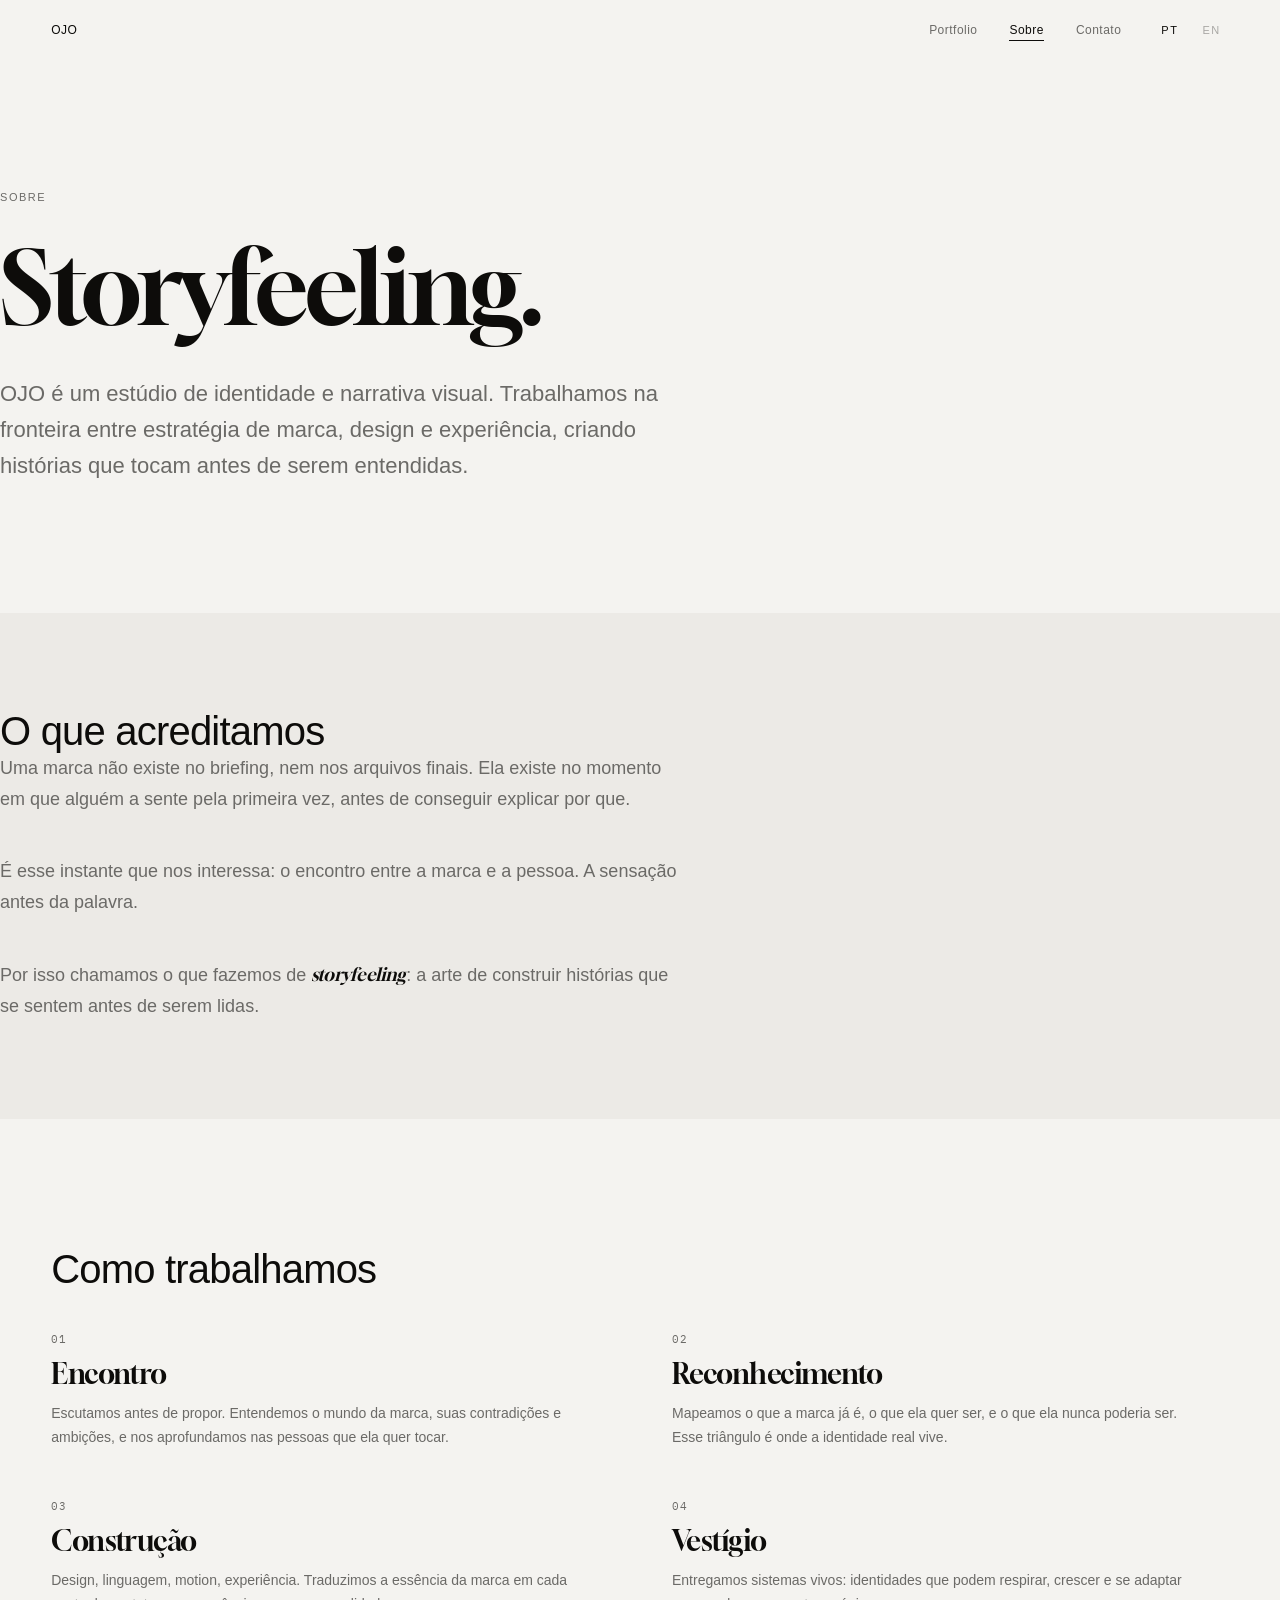
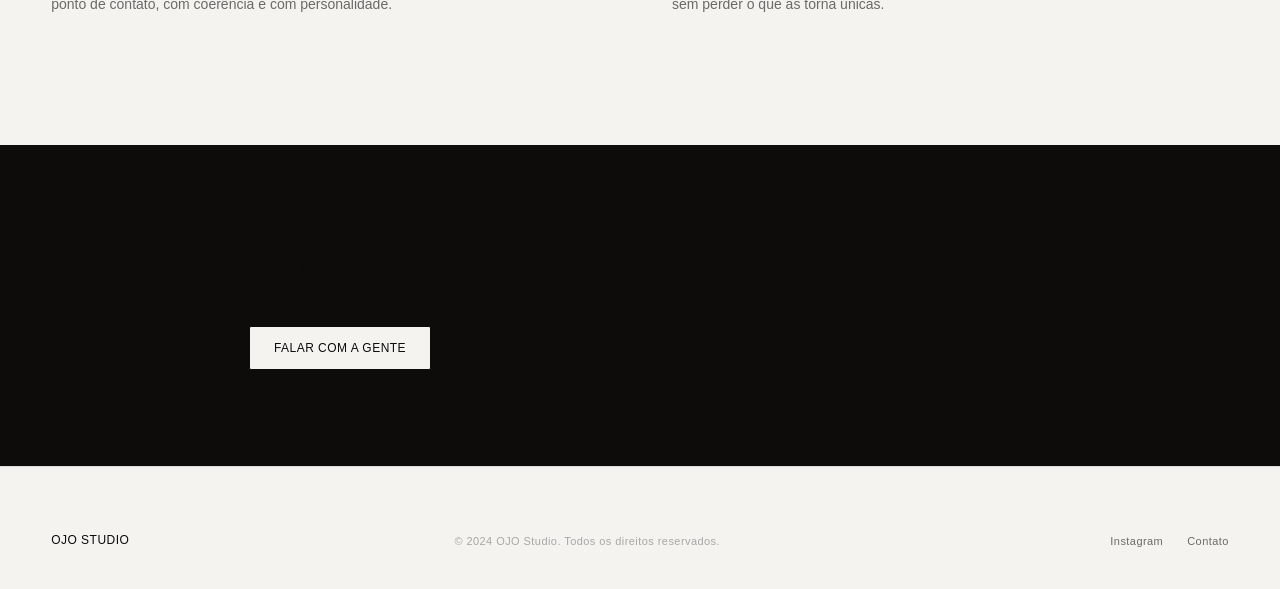
<file: sobre.html>
<!DOCTYPE html>
<html lang="pt">
<head>
  <meta charset="UTF-8">
  <meta name="viewport" content="width=device-width, initial-scale=1.0">
  <title>Sobre — OJO Studio</title>
  <meta name="description" content="OJO Studio é um estúdio de identidade e narrativa visual.">

  <link rel="preconnect" href="https://fonts.googleapis.com">
  <link rel="preconnect" href="https://fonts.gstatic.com" crossorigin>
  <link href="https://fonts.googleapis.com/css2?family=Gloock&family=IBM+Plex+Mono:wght@400;500&display=swap" rel="stylesheet">

  <link rel="stylesheet" href="assets/css/tokens.css">
  <link rel="stylesheet" href="assets/css/base.css">
  <link rel="stylesheet" href="assets/css/components.css">
  <link rel="stylesheet" href="assets/css/layout.css">
</head>
<body>

  <nav class="nav" id="nav">
    <a class="nav__logo" href="./">OJO</a>
    <div class="nav__links">
      <a class="nav__link" href="portfolio.html">Portfolio</a>
      <a class="nav__link nav__link--active" href="sobre.html">Sobre</a>
      <a class="nav__link" href="contato.html">Contato</a>
    </div>
    <div class="nav__lang" id="nav-lang">
      <button class="nav__lang-btn nav__lang-btn--active" onclick="setLang('pt')">PT</button>
      <button class="nav__lang-btn" onclick="setLang('en')">EN</button>
    </div>
    <button class="nav__toggle" id="nav-toggle" aria-label="Menu">
      <span class="nav__toggle-line"></span>
      <span class="nav__toggle-line"></span>
    </button>
  </nav>

  <div class="page-wrap">
    <main class="main">

      <!-- HERO -->
      <section class="section section--lg">
        <div class="container--text">
          <p class="hero__eyebrow">Sobre</p>
          <h1 class="hero__title">Storyfeeling.</h1>
          <p class="sobre-lead">
            OJO é um estúdio de identidade e narrativa visual. Trabalhamos na fronteira
            entre estratégia de marca, design e experiência, criando histórias que tocam
            antes de serem entendidas.
          </p>
        </div>
      </section>

      <!-- MANIFESTO -->
      <section class="section" style="background: var(--color-bg-2)">
        <div class="container--text">
          <h2 class="section__title">O que acreditamos</h2>
          <div class="sobre-manifesto">
            <p>
              Uma marca não existe no briefing, nem nos arquivos finais. Ela existe no
              momento em que alguém a sente pela primeira vez, antes de conseguir explicar
              por que.
            </p>
            <p>
              É esse instante que nos interessa: o encontro entre a marca e a pessoa.
              A sensação antes da palavra.
            </p>
            <p>
              Por isso chamamos o que fazemos de <em>storyfeeling</em>: a arte de construir
              histórias que se sentem antes de serem lidas.
            </p>
          </div>
        </div>
      </section>

      <!-- PROCESSO -->
      <section class="section section--lg">
        <div class="container">
          <h2 class="section__title">Como trabalhamos</h2>
          <div class="sobre-processo">
            <div class="sobre-processo__item">
              <span class="sobre-processo__num">01</span>
              <h3 class="sobre-processo__titulo">Encontro</h3>
              <p class="sobre-processo__desc">
                Escutamos antes de propor. Entendemos o mundo da marca, suas contradições e
                ambições, e nos aprofundamos nas pessoas que ela quer tocar.
              </p>
            </div>
            <div class="sobre-processo__item">
              <span class="sobre-processo__num">02</span>
              <h3 class="sobre-processo__titulo">Reconhecimento</h3>
              <p class="sobre-processo__desc">
                Mapeamos o que a marca já é, o que ela quer ser, e o que ela nunca poderia
                ser. Esse triângulo é onde a identidade real vive.
              </p>
            </div>
            <div class="sobre-processo__item">
              <span class="sobre-processo__num">03</span>
              <h3 class="sobre-processo__titulo">Construção</h3>
              <p class="sobre-processo__desc">
                Design, linguagem, motion, experiência. Traduzimos a essência da marca em
                cada ponto de contato, com coerência e com personalidade.
              </p>
            </div>
            <div class="sobre-processo__item">
              <span class="sobre-processo__num">04</span>
              <h3 class="sobre-processo__titulo">Vestígio</h3>
              <p class="sobre-processo__desc">
                Entregamos sistemas vivos: identidades que podem respirar, crescer e se
                adaptar sem perder o que as torna únicas.
              </p>
            </div>
          </div>
        </div>
      </section>

      <!-- CTA -->
      <section class="section" style="background: var(--color-fg); color: var(--color-bg)">
        <div class="container--text" style="text-align: center">
          <h2 style="font-family: var(--font-display); font-size: var(--text-4xl); margin-bottom: var(--space-6)">
            Vamos trabalhar juntos?
          </h2>
          <a class="btn btn--primary" href="contato.html"
             style="background: var(--color-bg); color: var(--color-fg)">
            Falar com a gente
          </a>
        </div>
      </section>

    </main>

    <footer class="footer container">
      <div class="footer__logo">OJO Studio</div>
      <div class="footer__copy">© 2024 OJO Studio. Todos os direitos reservados.</div>
      <div class="footer__links">
        <a class="footer__link" href="https://instagram.com/ojostudio" target="_blank" rel="noopener">Instagram</a>
        <a class="footer__link" href="contato.html">Contato</a>
      </div>
    </footer>
  </div>

  <div class="toast-container" id="toast-container"></div>

  <script type="module">
    import { initScrollNav, initTheme, setLang as _setLang, getLang } from './assets/js/modules/ui.js'

    initTheme()
    initScrollNav()

    document.getElementById('nav-toggle').addEventListener('click', () => {
      document.getElementById('nav').classList.toggle('nav--open')
    })

    window.setLang = _setLang
    const lang = getLang()
    document.documentElement.lang = lang
    document.querySelectorAll('.nav__lang-btn').forEach((btn, i) => {
      btn.classList.toggle('nav__lang-btn--active', (i === 0 && lang === 'pt') || (i === 1 && lang === 'en'))
    })
  </script>

  <style>
    /* Estilos específicos da página Sobre */
    .sobre-lead {
      font-size: var(--text-xl);
      line-height: 1.65;
      color: var(--color-muted);
      margin-top: var(--space-6);
      max-width: 60ch;
    }

    .sobre-manifesto {
      display: flex;
      flex-direction: column;
      gap: var(--space-6);
    }

    .sobre-manifesto p {
      font-size: var(--text-lg);
      line-height: 1.75;
      color: var(--color-muted);
    }

    .sobre-manifesto em {
      font-family: var(--font-display);
      font-style: italic;
      color: var(--color-fg);
    }

    .sobre-processo {
      display: grid;
      grid-template-columns: repeat(2, 1fr);
      gap: var(--space-12) var(--space-16);
      margin-top: var(--space-10);
    }

    .sobre-processo__num {
      font-family: var(--font-mono);
      font-size: var(--text-xs);
      color: var(--color-muted);
      letter-spacing: 0.08em;
      display: block;
      margin-bottom: var(--space-3);
    }

    .sobre-processo__titulo {
      font-family: var(--font-display);
      font-size: var(--text-2xl);
      font-weight: 400;
      margin-bottom: var(--space-3);
    }

    .sobre-processo__desc {
      font-size: var(--text-base);
      line-height: 1.7;
      color: var(--color-muted);
    }

    @media (max-width: 768px) {
      .sobre-processo {
        grid-template-columns: 1fr;
        gap: var(--space-10);
      }
    }
  </style>

</body>
</html>
</file>
<file: assets/css/tokens.css>
/*
 * OJO STUDIO — Design Tokens
 * Todas as variáveis de design do sistema.
 * Altere aqui e o efeito se propaga para todo o site.
 * ─────────────────────────────────────────────────────
 */

:root {
  /* ─── Tipografia ─── */
  --font-body:    "Helvetica Neue", Helvetica, Arial, sans-serif;
  --font-display: "Gloock", Georgia, "Times New Roman", serif;
  --font-mono:    "IBM Plex Mono", "Courier New", monospace;

  /* Escala tipográfica */
  --text-2xs:  0.625rem;   /* 10px */
  --text-xs:   0.6875rem;  /* 11px */
  --text-sm:   0.75rem;    /* 12px */
  --text-base: 0.875rem;   /* 14px */
  --text-md:   1rem;       /* 16px */
  --text-lg:   1.125rem;   /* 18px */
  --text-xl:   1.375rem;   /* 22px */
  --text-2xl:  1.75rem;    /* 28px */
  --text-3xl:  2.5rem;     /* 40px */
  --text-4xl:  3.5rem;     /* 56px */
  --text-5xl:  5rem;       /* 80px */
  --text-6xl:  7rem;       /* 112px */

  /* Peso */
  --weight-light:   300;
  --weight-regular: 400;
  --weight-medium:  500;

  /* Altura de linha */
  --leading-tight:  1.1;
  --leading-snug:   1.3;
  --leading-base:   1.5;
  --leading-loose:  1.75;

  /* Espaçamento entre letras */
  --tracking-tight:  -0.02em;
  --tracking-normal:  0;
  --tracking-wide:    0.04em;
  --tracking-wider:   0.08em;
  --tracking-widest:  0.14em;

  /* ─── Cores — Tema Claro (default) ─── */
  --color-bg:        #F4F3F0;
  --color-bg-2:      #ECEAE6;
  --color-bg-3:      #E4E2DD;
  --color-surface:   #FFFFFF;
  --color-border:    #DDDBD7;
  --color-border-2:  #C8C6C2;

  --color-fg:        #0D0C0A;
  --color-fg-2:      #3A3936;
  --color-muted:     #6B6A67;
  --color-dim:       #A8A7A4;
  --color-placeholder: #C0BFBc;

  --color-accent:    #0D0C0A;
  --color-accent-fg: #F4F3F0;

  /* Feedback */
  --color-success:   #1A6B3A;
  --color-warning:   #8B5C0A;
  --color-error:     #8B1A1A;
  --color-info:      #1A3A6B;

  /* ─── Espaçamento ─── */
  --space-1:  0.25rem;   /* 4px  */
  --space-2:  0.5rem;    /* 8px  */
  --space-3:  0.75rem;   /* 12px */
  --space-4:  1rem;      /* 16px */
  --space-5:  1.25rem;   /* 20px */
  --space-6:  1.5rem;    /* 24px */
  --space-8:  2rem;      /* 32px */
  --space-10: 2.5rem;    /* 40px */
  --space-12: 3rem;      /* 48px */
  --space-16: 4rem;      /* 64px */
  --space-20: 5rem;      /* 80px */
  --space-24: 6rem;      /* 96px */
  --space-32: 8rem;      /* 128px */
  --space-40: 10rem;     /* 160px */

  /* ─── Grid ─── */
  --grid-cols:   12;
  --grid-gutter: var(--space-6);
  --grid-max:    1440px;
  --grid-wide:   1600px;
  --page-pad:    clamp(var(--space-6), 4vw, var(--space-16));

  /* ─── Raios de borda ─── */
  --radius-xs: 2px;
  --radius-sm: 4px;
  --radius-md: 6px;
  --radius-lg: 10px;
  --radius-xl: 16px;
  --radius-full: 9999px;

  /* ─── Sombras ─── */
  --shadow-sm:  0 1px 3px rgba(0,0,0,.06), 0 1px 2px rgba(0,0,0,.04);
  --shadow-md:  0 4px 12px rgba(0,0,0,.08), 0 2px 4px rgba(0,0,0,.04);
  --shadow-lg:  0 16px 40px rgba(0,0,0,.10), 0 4px 12px rgba(0,0,0,.06);
  --shadow-xl:  0 32px 80px rgba(0,0,0,.14), 0 8px 24px rgba(0,0,0,.08);

  /* ─── Transições ─── */
  --ease-out:    cubic-bezier(0.25, 0.46, 0.45, 0.94);
  --ease-in-out: cubic-bezier(0.645, 0.045, 0.355, 1.000);
  --ease-spring: cubic-bezier(0.34, 1.56, 0.64, 1);

  --duration-fast:   120ms;
  --duration-base:   240ms;
  --duration-slow:   400ms;
  --duration-slower: 600ms;

  /* ─── Z-index ─── */
  --z-base:    0;
  --z-above:   10;
  --z-sticky:  50;
  --z-nav:     100;
  --z-overlay: 200;
  --z-modal:   300;
  --z-toast:   400;

  /* ─── Nav ─── */
  --nav-height: 60px;
}

/* ─── Tema Escuro ─── */
@media (prefers-color-scheme: dark) {
  :root:not([data-theme="light"]) {
    --color-bg:        #0B0A09;
    --color-bg-2:      #131210;
    --color-bg-3:      #1A1917;
    --color-surface:   #161513;
    --color-border:    #272523;
    --color-border-2:  #333230;

    --color-fg:        #F0EEE9;
    --color-fg-2:      #C5C3BE;
    --color-muted:     #7A7975;
    --color-dim:       #4A4946;
    --color-placeholder: #3A3936;

    --color-accent:    #F0EEE9;
    --color-accent-fg: #0B0A09;

    --shadow-sm:  0 1px 3px rgba(0,0,0,.30);
    --shadow-md:  0 4px 12px rgba(0,0,0,.40);
    --shadow-lg:  0 16px 40px rgba(0,0,0,.50);
    --shadow-xl:  0 32px 80px rgba(0,0,0,.60);

    color-scheme: dark;
  }
}

:root[data-theme="dark"] {
  --color-bg:        #0B0A09;
  --color-bg-2:      #131210;
  --color-bg-3:      #1A1917;
  --color-surface:   #161513;
  --color-border:    #272523;
  --color-border-2:  #333230;

  --color-fg:        #F0EEE9;
  --color-fg-2:      #C5C3BE;
  --color-muted:     #7A7975;
  --color-dim:       #4A4946;
  --color-placeholder: #3A3936;

  --color-accent:    #F0EEE9;
  --color-accent-fg: #0B0A09;

  --shadow-sm:  0 1px 3px rgba(0,0,0,.30);
  --shadow-md:  0 4px 12px rgba(0,0,0,.40);
  --shadow-lg:  0 16px 40px rgba(0,0,0,.50);
  --shadow-xl:  0 32px 80px rgba(0,0,0,.60);

  color-scheme: dark;
}
</file>
<file: assets/css/base.css>
/*
 * OJO STUDIO — Base
 * Reset, tipografia base, elementos globais.
 * Sem classes — estiliza apenas tags HTML.
 * ─────────────────────────────────────────
 */

/* ─── Reset ─── */
*,
*::before,
*::after {
  box-sizing: border-box;
  margin: 0;
  padding: 0;
}

html {
  font-size: 16px;
  -webkit-text-size-adjust: 100%;
  scroll-behavior: smooth;
}

body {
  font-family: var(--font-body);
  font-size: var(--text-base);
  font-weight: var(--weight-regular);
  line-height: var(--leading-base);
  color: var(--color-fg);
  background-color: var(--color-bg);
  -webkit-font-smoothing: antialiased;
  -moz-osx-font-smoothing: grayscale;
  overflow-x: hidden;
}

/* ─── Tipografia ─── */
h1, h2, h3, h4, h5, h6 {
  font-family: var(--font-body);
  font-weight: var(--weight-light);
  line-height: var(--leading-tight);
  letter-spacing: var(--tracking-tight);
  color: var(--color-fg);
}

/* Headings display usam Gloock */
h1 {
  font-family: var(--font-display);
  font-size: var(--text-5xl);
  font-weight: var(--weight-regular);
}

h2 {
  font-size: var(--text-4xl);
}

h3 {
  font-size: var(--text-3xl);
}

h4 {
  font-size: var(--text-2xl);
}

h5 {
  font-size: var(--text-xl);
  font-weight: var(--weight-regular);
}

h6 {
  font-size: var(--text-lg);
  font-weight: var(--weight-medium);
}

p {
  line-height: var(--leading-loose);
  color: var(--color-fg-2);
  max-width: 68ch;
}

p + p {
  margin-top: var(--space-4);
}

a {
  color: inherit;
  text-decoration: none;
}

strong {
  font-weight: var(--weight-medium);
}

em {
  font-style: italic;
}

small {
  font-size: var(--text-sm);
}

ul, ol {
  list-style: none;
}

img, video {
  max-width: 100%;
  display: block;
}

button {
  font-family: var(--font-body);
  font-size: var(--text-base);
  border: none;
  background: none;
  cursor: pointer;
  color: inherit;
}

input, textarea, select {
  font-family: var(--font-body);
  font-size: var(--text-base);
  color: inherit;
}

/* ─── Utilitários de acessibilidade ─── */
.sr-only {
  position: absolute;
  width: 1px;
  height: 1px;
  padding: 0;
  margin: -1px;
  overflow: hidden;
  clip: rect(0, 0, 0, 0);
  white-space: nowrap;
  border: 0;
}

/* Focus visível (acessibilidade) */
:focus-visible {
  outline: 2px solid var(--color-accent);
  outline-offset: 3px;
  border-radius: var(--radius-xs);
}

/* Motion reduzido */
@media (prefers-reduced-motion: reduce) {
  *,
  *::before,
  *::after {
    animation-duration: 0.01ms !important;
    animation-iteration-count: 1 !important;
    transition-duration: 0.01ms !important;
    scroll-behavior: auto !important;
  }
}

/* ─── Scrollbar (webkit) ─── */
::-webkit-scrollbar {
  width: 6px;
  height: 6px;
}

::-webkit-scrollbar-track {
  background: transparent;
}

::-webkit-scrollbar-thumb {
  background: var(--color-border-2);
  border-radius: var(--radius-full);
}

::-webkit-scrollbar-thumb:hover {
  background: var(--color-dim);
}

/* ─── Seleção de texto ─── */
::selection {
  background: var(--color-fg);
  color: var(--color-bg);
}
</file>
<file: assets/css/components.css>
/*
 * OJO STUDIO — Components
 * Componentes reutilizáveis: nav, footer, botões,
 * cards, formulários, badges, modais, toasts.
 * ─────────────────────────────────────────────
 */

/* ════════════════════════════
   NAV
═══════════════════════════════ */
.nav {
  position: fixed;
  top: 0;
  left: 0;
  right: 0;
  height: var(--nav-height);
  display: flex;
  align-items: center;
  padding: 0 var(--page-pad);
  z-index: var(--z-nav);
  background: var(--color-bg);
  border-bottom: 1px solid transparent;
  transition:
    border-color var(--duration-base) var(--ease-out),
    background var(--duration-base) var(--ease-out);
}

.nav--scrolled {
  border-color: var(--color-border);
}

.nav--transparent {
  background: transparent;
}

.nav__logo {
  font-family: var(--font-body);
  font-size: var(--text-sm);
  font-weight: var(--weight-medium);
  letter-spacing: var(--tracking-wide);
  text-transform: uppercase;
  color: var(--color-fg);
  margin-right: auto;
}

.nav__links {
  display: flex;
  align-items: center;
  gap: var(--space-8);
}

.nav__link {
  font-size: var(--text-sm);
  letter-spacing: var(--tracking-wide);
  color: var(--color-muted);
  transition: color var(--duration-fast) var(--ease-out);
  position: relative;
}

.nav__link::after {
  content: '';
  position: absolute;
  bottom: -2px;
  left: 0;
  right: 0;
  height: 1px;
  background: var(--color-fg);
  transform: scaleX(0);
  transform-origin: left;
  transition: transform var(--duration-base) var(--ease-out);
}

.nav__link:hover,
.nav__link--active {
  color: var(--color-fg);
}

.nav__link--active::after,
.nav__link:hover::after {
  transform: scaleX(1);
}

.nav__lang {
  display: flex;
  gap: var(--space-2);
  margin-left: var(--space-8);
}

.nav__lang-btn {
  font-size: var(--text-xs);
  font-weight: var(--weight-medium);
  letter-spacing: var(--tracking-widest);
  text-transform: uppercase;
  color: var(--color-dim);
  padding: var(--space-1) var(--space-2);
  border-radius: var(--radius-xs);
  transition: color var(--duration-fast);
}

.nav__lang-btn--active {
  color: var(--color-fg);
}

/* Mobile nav toggle */
.nav__toggle {
  display: none;
  flex-direction: column;
  gap: 5px;
  width: 24px;
  padding: 4px 0;
}

.nav__toggle-line {
  height: 1px;
  background: var(--color-fg);
  transition: transform var(--duration-base) var(--ease-out), opacity var(--duration-fast);
}

@media (max-width: 768px) {
  .nav__links { display: none; }
  .nav__toggle { display: flex; }

  .nav--open .nav__links {
    display: flex;
    flex-direction: column;
    align-items: flex-start;
    gap: var(--space-6);
    position: fixed;
    inset: var(--nav-height) 0 0 0;
    background: var(--color-bg);
    padding: var(--space-12) var(--page-pad);
  }

  .nav--open .nav__link {
    font-size: var(--text-xl);
  }
}

/* ════════════════════════════
   FOOTER
═══════════════════════════════ */
.footer {
  padding: var(--space-16) var(--page-pad) var(--space-10);
  border-top: 1px solid var(--color-border);
  display: grid;
  grid-template-columns: 1fr 1fr 1fr;
  gap: var(--space-8);
  align-items: end;
}

.footer__logo {
  font-size: var(--text-sm);
  font-weight: var(--weight-medium);
  letter-spacing: var(--tracking-wide);
  text-transform: uppercase;
}

.footer__copy {
  font-size: var(--text-xs);
  color: var(--color-dim);
  letter-spacing: var(--tracking-wide);
}

.footer__links {
  display: flex;
  gap: var(--space-6);
  justify-content: flex-end;
}

.footer__link {
  font-size: var(--text-xs);
  letter-spacing: var(--tracking-wide);
  color: var(--color-muted);
  transition: color var(--duration-fast);
}

.footer__link:hover {
  color: var(--color-fg);
}

@media (max-width: 768px) {
  .footer {
    grid-template-columns: 1fr;
    gap: var(--space-6);
  }
  .footer__links {
    justify-content: flex-start;
  }
}

/* ════════════════════════════
   BOTÕES
═══════════════════════════════ */
.btn {
  display: inline-flex;
  align-items: center;
  justify-content: center;
  gap: var(--space-2);
  font-family: var(--font-body);
  font-size: var(--text-sm);
  font-weight: var(--weight-regular);
  letter-spacing: var(--tracking-wide);
  text-transform: uppercase;
  white-space: nowrap;
  cursor: pointer;
  transition:
    background var(--duration-fast) var(--ease-out),
    color var(--duration-fast) var(--ease-out),
    border-color var(--duration-fast) var(--ease-out),
    transform var(--duration-fast) var(--ease-out);
}

.btn:active {
  transform: scale(0.98);
}

/* Primário */
.btn--primary {
  background: var(--color-fg);
  color: var(--color-bg);
  padding: var(--space-3) var(--space-6);
  border-radius: var(--radius-xs);
  border: 1px solid var(--color-fg);
}

.btn--primary:hover {
  background: var(--color-fg-2);
  border-color: var(--color-fg-2);
}

/* Secundário */
.btn--secondary {
  background: transparent;
  color: var(--color-fg);
  padding: var(--space-3) var(--space-6);
  border-radius: var(--radius-xs);
  border: 1px solid var(--color-border-2);
}

.btn--secondary:hover {
  border-color: var(--color-fg);
}

/* Ghost / texto */
.btn--ghost {
  background: transparent;
  color: var(--color-muted);
  padding: var(--space-3) var(--space-4);
  border-radius: var(--radius-xs);
  border: 1px solid transparent;
}

.btn--ghost:hover {
  color: var(--color-fg);
  background: var(--color-bg-2);
}

/* Danger */
.btn--danger {
  background: transparent;
  color: var(--color-error);
  padding: var(--space-3) var(--space-6);
  border-radius: var(--radius-xs);
  border: 1px solid var(--color-error);
}

.btn--danger:hover {
  background: var(--color-error);
  color: #fff;
}

/* Tamanhos */
.btn--sm {
  font-size: var(--text-xs);
  padding: var(--space-2) var(--space-4);
}

.btn--lg {
  font-size: var(--text-base);
  padding: var(--space-4) var(--space-8);
}

.btn--icon {
  width: 36px;
  height: 36px;
  padding: 0;
  border-radius: var(--radius-md);
}

.btn:disabled {
  opacity: 0.4;
  pointer-events: none;
}

/* Loading state */
.btn--loading {
  position: relative;
  color: transparent;
}

.btn--loading::after {
  content: '';
  position: absolute;
  width: 14px;
  height: 14px;
  border: 1.5px solid currentColor;
  border-top-color: transparent;
  border-radius: 50%;
  animation: spin 0.6s linear infinite;
  color: var(--color-bg);
}

@keyframes spin {
  to { transform: rotate(360deg); }
}

/* ════════════════════════════
   FORMULÁRIOS
═══════════════════════════════ */
.form-group {
  display: flex;
  flex-direction: column;
  gap: var(--space-2);
}

.form-label {
  font-size: var(--text-xs);
  font-weight: var(--weight-medium);
  letter-spacing: var(--tracking-wider);
  text-transform: uppercase;
  color: var(--color-muted);
}

.form-label--required::after {
  content: ' *';
  color: var(--color-error);
}

.form-input,
.form-textarea,
.form-select {
  width: 100%;
  padding: var(--space-3) var(--space-4);
  background: var(--color-surface);
  border: 1px solid var(--color-border);
  border-radius: var(--radius-sm);
  color: var(--color-fg);
  font-size: var(--text-base);
  transition:
    border-color var(--duration-fast) var(--ease-out),
    box-shadow var(--duration-fast) var(--ease-out);
  outline: none;
  -webkit-appearance: none;
}

.form-input::placeholder,
.form-textarea::placeholder {
  color: var(--color-placeholder);
}

.form-input:hover,
.form-textarea:hover,
.form-select:hover {
  border-color: var(--color-border-2);
}

.form-input:focus,
.form-textarea:focus,
.form-select:focus {
  border-color: var(--color-fg);
  box-shadow: 0 0 0 3px rgba(13,12,10,.06);
}

.form-input--error,
.form-textarea--error {
  border-color: var(--color-error);
}

.form-hint {
  font-size: var(--text-xs);
  color: var(--color-dim);
  line-height: var(--leading-snug);
}

.form-error {
  font-size: var(--text-xs);
  color: var(--color-error);
}

.form-textarea {
  resize: vertical;
  min-height: 100px;
  line-height: var(--leading-loose);
}

/* Checkbox / Toggle */
.form-checkbox {
  display: flex;
  align-items: center;
  gap: var(--space-3);
  cursor: pointer;
}

.form-checkbox input[type="checkbox"] {
  width: 16px;
  height: 16px;
  accent-color: var(--color-fg);
  cursor: pointer;
}

/* ════════════════════════════
   CARDS DE PORTFOLIO
═══════════════════════════════ */
.project-card {
  display: block;
  position: relative;
  overflow: hidden;
  border-radius: var(--radius-sm);
  background: var(--color-bg-2);
  cursor: pointer;
  transition: transform var(--duration-slow) var(--ease-out);
}

.project-card:hover {
  transform: translateY(-2px);
}

.project-card__image {
  width: 100%;
  aspect-ratio: 16 / 10;
  object-fit: cover;
  display: block;
  transition: transform var(--duration-slower) var(--ease-out);
}

.project-card:hover .project-card__image {
  transform: scale(1.02);
}

.project-card__image-placeholder {
  width: 100%;
  aspect-ratio: 16 / 10;
  background: var(--color-bg-3);
  display: flex;
  align-items: center;
  justify-content: center;
  font-size: var(--text-xs);
  font-family: var(--font-mono);
  letter-spacing: var(--tracking-wider);
  color: var(--color-dim);
}

.project-card__body {
  padding: var(--space-5) var(--space-6) var(--space-6);
}

.project-card__cat {
  font-size: var(--text-xs);
  letter-spacing: var(--tracking-widest);
  text-transform: uppercase;
  color: var(--color-dim);
  margin-bottom: var(--space-2);
}

.project-card__title {
  font-size: var(--text-xl);
  font-weight: var(--weight-light);
  letter-spacing: var(--tracking-tight);
  line-height: var(--leading-snug);
  margin-bottom: var(--space-1);
}

.project-card__client {
  font-size: var(--text-sm);
  color: var(--color-muted);
}

.project-card__year {
  font-size: var(--text-xs);
  font-family: var(--font-mono);
  color: var(--color-dim);
  margin-left: auto;
}

/* ════════════════════════════
   BADGE
═══════════════════════════════ */
.badge {
  display: inline-flex;
  align-items: center;
  gap: var(--space-1);
  font-size: var(--text-xs);
  font-weight: var(--weight-medium);
  letter-spacing: var(--tracking-wide);
  padding: 2px var(--space-3);
  border-radius: var(--radius-full);
  white-space: nowrap;
}

.badge--default {
  background: var(--color-bg-2);
  color: var(--color-muted);
  border: 1px solid var(--color-border);
}

.badge--success {
  background: rgba(26, 107, 58, .1);
  color: var(--color-success);
  border: 1px solid rgba(26, 107, 58, .2);
}

.badge--warning {
  background: rgba(139, 92, 10, .1);
  color: var(--color-warning);
  border: 1px solid rgba(139, 92, 10, .2);
}

.badge--error {
  background: rgba(139, 26, 26, .1);
  color: var(--color-error);
  border: 1px solid rgba(139, 26, 26, .2);
}

/* ════════════════════════════
   MODAL
═══════════════════════════════ */
.modal-backdrop {
  position: fixed;
  inset: 0;
  background: rgba(13, 12, 10, .6);
  z-index: var(--z-modal);
  display: flex;
  align-items: center;
  justify-content: center;
  padding: var(--page-pad);
  backdrop-filter: blur(4px);
  opacity: 0;
  pointer-events: none;
  transition: opacity var(--duration-base) var(--ease-out);
}

.modal-backdrop--open {
  opacity: 1;
  pointer-events: auto;
}

.modal {
  background: var(--color-surface);
  border: 1px solid var(--color-border);
  border-radius: var(--radius-lg);
  width: 100%;
  max-width: 560px;
  max-height: 90vh;
  overflow-y: auto;
  box-shadow: var(--shadow-xl);
  transform: translateY(16px);
  transition: transform var(--duration-base) var(--ease-out);
}

.modal-backdrop--open .modal {
  transform: translateY(0);
}

.modal__header {
  display: flex;
  align-items: center;
  justify-content: space-between;
  padding: var(--space-6) var(--space-8);
  border-bottom: 1px solid var(--color-border);
}

.modal__title {
  font-size: var(--text-md);
  font-weight: var(--weight-medium);
}

.modal__body {
  padding: var(--space-8);
  display: flex;
  flex-direction: column;
  gap: var(--space-6);
}

.modal__footer {
  display: flex;
  align-items: center;
  justify-content: flex-end;
  gap: var(--space-3);
  padding: var(--space-6) var(--space-8);
  border-top: 1px solid var(--color-border);
}

/* ════════════════════════════
   TOAST
═══════════════════════════════ */
.toast-container {
  position: fixed;
  bottom: var(--space-6);
  right: var(--space-6);
  z-index: var(--z-toast);
  display: flex;
  flex-direction: column;
  gap: var(--space-3);
  pointer-events: none;
}

.toast {
  display: flex;
  align-items: center;
  gap: var(--space-3);
  padding: var(--space-4) var(--space-5);
  background: var(--color-fg);
  color: var(--color-bg);
  border-radius: var(--radius-md);
  font-size: var(--text-sm);
  box-shadow: var(--shadow-lg);
  pointer-events: auto;
  transform: translateX(110%);
  opacity: 0;
  transition:
    transform var(--duration-slow) var(--ease-spring),
    opacity var(--duration-base) var(--ease-out);
  max-width: 320px;
}

.toast--show {
  transform: translateX(0);
  opacity: 1;
}

.toast--success { --_accent: var(--color-success); }
.toast--error   { --_accent: var(--color-error);   }

.toast__dot {
  width: 6px;
  height: 6px;
  border-radius: 50%;
  background: var(--_accent, var(--color-bg));
  flex-shrink: 0;
}

/* ════════════════════════════
   DIVIDER
═══════════════════════════════ */
.divider {
  height: 1px;
  background: var(--color-border);
}

/* ════════════════════════════
   LABEL / EYEBROW
═══════════════════════════════ */
.eyebrow {
  font-size: var(--text-xs);
  font-weight: var(--weight-medium);
  letter-spacing: var(--tracking-widest);
  text-transform: uppercase;
  color: var(--color-muted);
}

/* ════════════════════════════
   SPINNER
═══════════════════════════════ */
.spinner {
  width: 20px;
  height: 20px;
  border: 2px solid var(--color-border);
  border-top-color: var(--color-fg);
  border-radius: 50%;
  animation: spin 0.6s linear infinite;
}

/* ════════════════════════════
   EMPTY STATE
═══════════════════════════════ */
.empty-state {
  display: flex;
  flex-direction: column;
  align-items: center;
  justify-content: center;
  gap: var(--space-4);
  padding: var(--space-24) var(--space-12);
  text-align: center;
}

.empty-state__title {
  font-size: var(--text-lg);
  font-weight: var(--weight-light);
  color: var(--color-fg);
}

.empty-state__description {
  font-size: var(--text-sm);
  color: var(--color-muted);
  max-width: 40ch;
}

/* ============================================================
   HERO VIDEO (homepage — manequim em loop)
   ============================================================ */
.hero-video {
  position: relative;
  width: 100%;
  height: 100svh;
  min-height: 560px;
  overflow: hidden;
  display: flex;
  align-items: center;
  justify-content: center;
  background: #e8e8e8;
}

.hero-video__bg {
  position: absolute;
  inset: 0;
  width: 100%;
  height: 100%;
  object-fit: cover;
  object-position: center center;
  pointer-events: none;
}

/* Overlay sutil para o texto ficar legível */
.hero-video__overlay {
  position: absolute;
  inset: 0;
  background: linear-gradient(
    to bottom,
    rgba(240,240,240,0.08) 0%,
    rgba(240,240,240,0.0) 40%,
    rgba(240,240,240,0.18) 100%
  );
  pointer-events: none;
}

.hero-video__content {
  position: relative;
  z-index: 2;
  text-align: center;
  display: flex;
  flex-direction: column;
  align-items: center;
  gap: 20px;
  /* posiciona o texto na parte superior, acima do manequim */
  margin-bottom: 36vh;
}

.hero-video__eyebrow {
  font-size: 11px;
  letter-spacing: .18em;
  font-weight: 500;
  color: rgba(30,30,30,.45);
  text-transform: uppercase;
}

.hero-video__title {
  font-family: 'Gloock', Georgia, serif;
  font-size: clamp(44px, 7vw, 96px);
  font-weight: 400;
  color: #1a1a1a;
  line-height: 1;
  letter-spacing: -.02em;
}

.hero-video__cta {
  display: inline-block;
  font-size: 11px;
  letter-spacing: .14em;
  font-weight: 500;
  color: rgba(30,30,30,.55);
  text-decoration: none;
  border-bottom: 1px solid rgba(30,30,30,.2);
  padding-bottom: 2px;
  text-transform: uppercase;
  transition: color .25s, border-color .25s;
}
.hero-video__cta:hover {
  color: #1a1a1a;
  border-color: rgba(30,30,30,.5);
}

/* Scroll cue no rodapé */
.hero-video__scroll-cue {
  position: absolute;
  bottom: 28px;
  left: 50%;
  transform: translateX(-50%);
  z-index: 3;
  display: flex;
  flex-direction: column;
  align-items: center;
  gap: 8px;
  color: rgba(30,30,30,.3);
  font-size: 8px;
  letter-spacing: .15em;
  font-weight: 500;
  text-transform: uppercase;
}

.hero-video__scroll-line {
  width: 1px;
  height: 32px;
  background: linear-gradient(to bottom, rgba(30,30,30,.3), transparent);
  animation: scrollLine 2.2s ease-in-out infinite;
}

@keyframes scrollLine {
  0%   { transform: scaleY(0); transform-origin: top }
  49%  { transform: scaleY(1); transform-origin: top }
  51%  { transform: scaleY(1); transform-origin: bottom }
  100% { transform: scaleY(0); transform-origin: bottom }
}

/* Nav transparente sobre o vídeo */
.nav--over-video {
  position: fixed;
  top: 0;
  background: transparent;
  mix-blend-mode: normal;
}
.nav--over-video .nav__logo,
.nav--over-video .nav__link {
  color: rgba(30,30,30,.65);
}
.nav--over-video .nav__link:hover {
  color: #1a1a1a;
}

/* ============================================================
   HOME — SELECTED WORK
   ============================================================ */
.home-work {
  padding: clamp(60px, 8vw, 120px) var(--page-pad);
  background: var(--color-bg);
}

.home-work__bar {
  display: flex;
  align-items: baseline;
  justify-content: space-between;
  padding-bottom: 20px;
  border-bottom: 1px solid var(--color-border);
  margin-bottom: clamp(32px, 5vw, 60px);
}

.home-work__label {
  font-size: var(--text-xs);
  letter-spacing: var(--tracking-widest);
  color: var(--color-muted);
  font-weight: var(--weight-medium);
  text-transform: uppercase;
}

.home-work__all {
  font-size: var(--text-xs);
  letter-spacing: var(--tracking-wider);
  color: var(--color-muted);
  text-decoration: none;
  font-weight: var(--weight-medium);
  transition: color var(--duration-base) var(--ease-out);
}
.home-work__all:hover { color: var(--color-fg); }

/* Grid: 2 colunas desiguais */
.home-work__grid {
  display: grid;
  grid-template-columns: 58fr 38fr;
  gap: clamp(16px, 3vw, 40px);
  align-items: start;
  max-width: var(--grid-max);
}

/* Card principal */
.work-card {
  display: flex;
  flex-direction: column;
  gap: 16px;
}

/* Segundo card desce um pouco — cria ritmo */
.work-card--offset {
  margin-top: clamp(40px, 6vw, 90px);
}

.work-card__img-wrap {
  display: block;
  position: relative;
  overflow: hidden;
  aspect-ratio: 4 / 5;
  background: var(--color-bg-3);
  text-decoration: none;
}

.work-card__img {
  width: 100%;
  height: 100%;
  object-fit: cover;
  display: block;
  transition: transform 0.7s var(--ease-out);
}
.work-card__img-wrap:hover .work-card__img {
  transform: scale(1.04);
}

.work-card__img-fallback {
  width: 100%;
  height: 100%;
  display: flex;
  align-items: center;
  justify-content: center;
  font-family: var(--font-display);
  font-size: var(--text-xl);
  color: var(--color-dim);
}

/* Overlay ao hover */
.work-card__hover {
  position: absolute;
  inset: 0;
  display: flex;
  align-items: flex-end;
  padding: 24px;
  background: linear-gradient(to top, rgba(0,0,0,.28) 0%, transparent 60%);
  opacity: 0;
  transition: opacity 0.35s var(--ease-out);
}
.work-card__img-wrap:hover .work-card__hover { opacity: 1; }

.work-card__view {
  font-size: var(--text-xs);
  letter-spacing: var(--tracking-widest);
  color: rgba(255,255,255,.9);
  font-weight: var(--weight-medium);
  text-transform: uppercase;
}

/* Meta texto */
.work-card__meta {
  display: flex;
  flex-direction: column;
  gap: 4px;
}

.work-card__cat {
  font-size: var(--text-xs);
  letter-spacing: var(--tracking-wider);
  color: var(--color-muted);
  text-transform: uppercase;
  font-weight: var(--weight-medium);
}

.work-card__title {
  font-family: var(--font-display);
  font-size: clamp(18px, 2vw, 28px);
  color: var(--color-fg);
  text-decoration: none;
  line-height: var(--leading-tight);
  transition: color var(--duration-base);
}
.work-card__title:hover { color: var(--color-muted); }

.work-card__client {
  font-size: var(--text-xs);
  color: var(--color-dim);
}

/* Placeholders de loading */
.work-card__ph {
  width: 100%;
  height: 100%;
  background: linear-gradient(110deg, var(--color-bg-3) 30%, var(--color-bg-2) 50%, var(--color-bg-3) 70%);
  background-size: 200% 100%;
  animation: shimmer 1.6s linear infinite;
}
.work-card__ph-line {
  height: 12px;
  background: var(--color-bg-3);
  border-radius: 2px;
  animation: shimmer 1.6s linear infinite;
}
@keyframes shimmer {
  0%   { background-position: 200% 0 }
  100% { background-position: -200% 0 }
}

@media (max-width: 680px) {
  .home-work__grid {
    grid-template-columns: 1fr;
    gap: 32px;
  }
  .work-card--offset { margin-top: 0; }
}

/* ============================================================
   HOME — SOBRE STRIP
   ============================================================ */
.home-about {
  border-top: 1px solid var(--color-border);
  padding: clamp(48px, 7vw, 100px) var(--page-pad);
  background: var(--color-bg);
}

.home-about__inner {
  max-width: var(--grid-max);
  display: flex;
  align-items: flex-end;
  justify-content: space-between;
  gap: 40px;
}

.home-about__text {
  font-family: var(--font-display);
  font-size: clamp(22px, 3.2vw, 48px);
  color: var(--color-fg);
  line-height: var(--leading-snug);
  max-width: 700px;
}

.home-about__link {
  flex-shrink: 0;
  font-size: var(--text-xs);
  letter-spacing: var(--tracking-wider);
  color: var(--color-muted);
  text-decoration: none;
  font-weight: var(--weight-medium);
  text-transform: uppercase;
  white-space: nowrap;
  transition: color var(--duration-base);
}
.home-about__link:hover { color: var(--color-fg); }

@media (max-width: 680px) {
  .home-about__inner { flex-direction: column; align-items: flex-start; }
}

/* ============================================================
   HOME — FOOTER
   ============================================================ */
.footer-home {
  border-top: 1px solid var(--color-border);
  padding: 28px var(--page-pad);
  background: var(--color-bg);
}

.footer-home__inner {
  max-width: var(--grid-max);
  display: flex;
  align-items: center;
  gap: 32px;
}

.footer-home__logo {
  font-size: var(--text-xs);
  letter-spacing: var(--tracking-widest);
  font-weight: var(--weight-medium);
  color: var(--color-fg);
  margin-right: auto;
}

.footer-home__nav {
  display: flex;
  gap: 24px;
}
.footer-home__nav a {
  font-size: var(--text-xs);
  letter-spacing: var(--tracking-wide);
  color: var(--color-muted);
  text-decoration: none;
  transition: color var(--duration-base);
}
.footer-home__nav a:hover { color: var(--color-fg); }

.footer-home__copy {
  font-size: var(--text-xs);
  color: var(--color-dim);
  white-space: nowrap;
}

@media (max-width: 680px) {
  .footer-home__inner { flex-wrap: wrap; gap: 16px; }
  .footer-home__nav { gap: 16px; flex-wrap: wrap; }
  .footer-home__copy { width: 100%; }
}
</file>
<file: assets/css/layout.css>
/*
 * OJO STUDIO — Layout
 * Estrutura de páginas: grid, sections, page wrappers.
 * Aqui ficam os padrões de macro-layout, não componentes.
 * ─────────────────────────────────────────────────────
 */

/* ─── Wrapper principal ─── */
.page-wrap {
  min-height: 100vh;
  padding-top: var(--nav-height);
  display: flex;
  flex-direction: column;
}

.main {
  flex: 1;
}

/* ─── Container ─── */
.container {
  width: 100%;
  max-width: var(--grid-max);
  margin-left: auto;
  margin-right: auto;
  padding-left: var(--page-pad);
  padding-right: var(--page-pad);
}

.container--wide {
  max-width: var(--grid-wide);
}

.container--narrow {
  max-width: 860px;
}

.container--text {
  max-width: 680px;
}

/* ─── Grid de 12 colunas ─── */
.grid {
  display: grid;
  grid-template-columns: repeat(12, 1fr);
  gap: var(--grid-gutter);
}

/* Helpers de span */
.col-1  { grid-column: span 1;  }
.col-2  { grid-column: span 2;  }
.col-3  { grid-column: span 3;  }
.col-4  { grid-column: span 4;  }
.col-5  { grid-column: span 5;  }
.col-6  { grid-column: span 6;  }
.col-7  { grid-column: span 7;  }
.col-8  { grid-column: span 8;  }
.col-9  { grid-column: span 9;  }
.col-10 { grid-column: span 10; }
.col-11 { grid-column: span 11; }
.col-12 { grid-column: span 12; }

@media (max-width: 1024px) {
  .col-3  { grid-column: span 6;  }
  .col-4  { grid-column: span 6;  }
  .col-8  { grid-column: span 12; }
  .col-9  { grid-column: span 12; }
}

@media (max-width: 768px) {
  .grid { grid-template-columns: 1fr; }
  [class^="col-"] { grid-column: span 1 !important; }
}

/* ─── Seções ─── */
.section {
  padding-top: var(--space-24);
  padding-bottom: var(--space-24);
}

.section--sm {
  padding-top: var(--space-16);
  padding-bottom: var(--space-16);
}

.section--lg {
  padding-top: var(--space-32);
  padding-bottom: var(--space-32);
}

.section__header {
  margin-bottom: var(--space-16);
  display: flex;
  align-items: baseline;
  justify-content: space-between;
  gap: var(--space-8);
  padding-bottom: var(--space-6);
  border-bottom: 1px solid var(--color-border);
}

.section__title {
  font-size: var(--text-3xl);
  font-weight: var(--weight-light);
  letter-spacing: var(--tracking-tight);
  line-height: var(--leading-tight);
}

.section__subtitle {
  font-size: var(--text-sm);
  color: var(--color-muted);
}

/* ─── Hero ─── */
.hero {
  min-height: calc(100vh - var(--nav-height));
  display: flex;
  flex-direction: column;
  justify-content: flex-end;
  padding-bottom: var(--space-20);
}

.hero__eyebrow {
  font-size: var(--text-xs);
  letter-spacing: var(--tracking-widest);
  text-transform: uppercase;
  color: var(--color-muted);
  margin-bottom: var(--space-6);
}

.hero__title {
  font-family: var(--font-display);
  font-size: clamp(var(--text-4xl), 8vw, var(--text-6xl));
  font-weight: var(--weight-regular);
  letter-spacing: var(--tracking-tight);
  line-height: var(--leading-tight);
  margin-bottom: var(--space-8);
}

.hero__subtitle {
  font-size: clamp(var(--text-base), 2vw, var(--text-lg));
  color: var(--color-muted);
  font-weight: var(--weight-light);
  line-height: var(--leading-loose);
  max-width: 52ch;
}

/* ─── Grid de portfolio ─── */
.portfolio-grid {
  display: grid;
  grid-template-columns: repeat(2, 1fr);
  gap: var(--space-6);
}

.portfolio-grid--3col {
  grid-template-columns: repeat(3, 1fr);
}

@media (max-width: 1024px) {
  .portfolio-grid--3col {
    grid-template-columns: repeat(2, 1fr);
  }
}

@media (max-width: 640px) {
  .portfolio-grid,
  .portfolio-grid--3col {
    grid-template-columns: 1fr;
  }
}

/* ─── Página de case/projeto ─── */
.case-header {
  padding-top: var(--space-20);
  padding-bottom: var(--space-16);
  border-bottom: 1px solid var(--color-border);
  margin-bottom: var(--space-16);
}

.case-meta-grid {
  display: grid;
  grid-template-columns: repeat(4, 1fr);
  gap: var(--space-8);
  padding-top: var(--space-12);
  border-top: 1px solid var(--color-border);
}

.case-meta-item__label {
  font-size: var(--text-xs);
  letter-spacing: var(--tracking-widest);
  text-transform: uppercase;
  color: var(--color-dim);
  margin-bottom: var(--space-2);
}

.case-meta-item__value {
  font-size: var(--text-base);
  color: var(--color-fg);
  font-weight: var(--weight-light);
}

@media (max-width: 768px) {
  .case-meta-grid {
    grid-template-columns: 1fr 1fr;
  }
}

/* ─── Flex helpers ─── */
.flex        { display: flex; }
.flex-col    { flex-direction: column; }
.items-center { align-items: center; }
.items-end   { align-items: flex-end; }
.justify-between { justify-content: space-between; }
.justify-end { justify-content: flex-end; }
.gap-2       { gap: var(--space-2); }
.gap-4       { gap: var(--space-4); }
.gap-6       { gap: var(--space-6); }
.gap-8       { gap: var(--space-8); }

/* ─── Spacing helpers ─── */
.mt-4  { margin-top: var(--space-4);  }
.mt-6  { margin-top: var(--space-6);  }
.mt-8  { margin-top: var(--space-8);  }
.mt-12 { margin-top: var(--space-12); }
.mb-4  { margin-bottom: var(--space-4);  }
.mb-6  { margin-bottom: var(--space-6);  }
.mb-8  { margin-bottom: var(--space-8);  }
.mb-12 { margin-bottom: var(--space-12); }
</file>
<file: intro/css/style.css>
@font-face{font-family:Gloock;src:url(../fonts/gloock-latin.woff2) format("woff2");font-display:swap;unicode-range:U+0000-00FF,U+0131,U+0152-0153,U+02BB-02BC,U+02C6,U+02DA,U+02DC,U+2000-206F,U+20AC,U+2122,U+2191,U+2193,U+2212,U+2215,U+FEFF,U+FFFD}
@font-face{font-family:Gloock;src:url(../fonts/gloock-latin-ext.woff2) format("woff2");font-display:swap;unicode-range:U+0100-02AF,U+1E00-1EFF,U+2020,U+20A0-20AB,U+20AD-20CF,U+2113,U+2C60-2C7F,U+A720-A7FF}
@font-face{font-family:Inter;src:url(../fonts/inter-latin.woff2) format("woff2");font-weight:100 900;font-display:swap;unicode-range:U+0000-00FF,U+0131,U+0152-0153,U+02BB-02BC,U+02C6,U+02DA,U+02DC,U+2000-206F,U+20AC,U+2122,U+2191,U+2193,U+2212,U+2215,U+FEFF,U+FFFD}
@font-face{font-family:Inter;src:url(../fonts/inter-latin-ext.woff2) format("woff2");font-weight:100 900;font-display:swap;unicode-range:U+0100-02AF,U+1E00-1EFF,U+2020,U+20A0-20AB,U+20AD-20CF,U+2113,U+2C60-2C7F,U+A720-A7FF}
:root{--ink:#0b0b0c;--paper:#f3efe8;--or:#ff5a1f;--mut:#8d8a84;--ease:cubic-bezier(.22,1,.36,1);--serif:Gloock,Georgia,serif;--sans:Inter,system-ui,sans-serif}
*{box-sizing:border-box;margin:0;padding:0}
html,body{height:100%;background:#000;overflow:hidden;font-family:var(--sans);color:var(--paper);-webkit-font-smoothing:antialiased}
body{cursor:none}
#viewport{position:fixed;inset:0;display:grid;place-items:center;background:#000}
#stage{position:absolute;left:50%;top:50%;width:1920px;height:1080px;transform-origin:0 0;overflow:hidden;background:var(--ink)}
#slides,.slide{position:absolute;inset:0}
.slide{visibility:hidden;overflow:hidden;background:var(--ink);color:var(--paper)}
.slide.show{visibility:visible}
.slide.light{background:var(--paper);color:var(--ink)}
.slide.orange{background:var(--or);color:var(--ink)}
.slide.hidden-s{display:none}
/* background layers */
.bg{position:absolute;inset:-60px;background-size:cover;background-position:center;will-change:transform;transition:transform .9s var(--ease)}
.bg.dim::after{content:"";position:absolute;inset:0;background:linear-gradient(180deg,rgba(11,11,12,.55),rgba(11,11,12,.85))}
.grain{position:absolute;inset:0;opacity:.07;mix-blend-mode:overlay;pointer-events:none;background-image:url("data:image/svg+xml;utf8,<svg xmlns='http://www.w3.org/2000/svg' width='200' height='200'><filter id='n'><feTurbulence type='fractalNoise' baseFrequency='.9' numOctaves='2'/></filter><rect width='200' height='200' filter='url(%23n)'/></svg>")}
.rings{position:absolute;pointer-events:none;color:var(--or)}
.rings i{position:absolute;inset:0;border:2px solid currentColor;border-radius:50%;opacity:.0;transform:scale(.6);transition:transform 1.6s var(--ease),opacity 1.2s}
.slide.show.in .rings i{opacity:var(--o,.5);transform:scale(1)}
.rings i:nth-child(2){inset:7%;transition-delay:.08s}.rings i:nth-child(3){inset:14%;transition-delay:.16s}.rings i:nth-child(4){inset:21%;transition-delay:.24s}.rings i:nth-child(5){inset:28%;transition-delay:.32s}
.light .rings{color:var(--ink)}.orange .rings{color:var(--ink)}
/* sistema tipografico: serif 150/104/60/40/30 | sans 32/26/22/18/16 (+12 legal) */
:root{--f-hero:150px;--f-xl:104px;--f-lg:60px;--f-md:40px;--f-sm:30px;--t-lead:32px;--t-body:26px;--t-sm:22px;--t-label:18px;--t-cap:16px;--t-legal:12px}
.pad{position:absolute;inset:0;padding:120px 140px 110px}
.eyebrow{font:600 var(--t-label)/1 var(--sans);letter-spacing:.28em;text-transform:uppercase;color:var(--or)}
.light .eyebrow{color:var(--or)}.orange .eyebrow{color:var(--ink)}
.h1{font:400 var(--f-hero)/.98 var(--serif);letter-spacing:-.02em}
.h2{font:400 var(--f-xl)/1.02 var(--serif);letter-spacing:-.015em}
.h3{font:400 var(--f-lg)/1.08 var(--serif)}
.h4{font:400 var(--f-md)/1.1 var(--serif)}
.p{font:400 var(--t-body)/1.5 var(--sans);color:rgba(243,239,232,.78)}
.light .p{color:rgba(11,11,12,.72)}.orange .p{color:rgba(11,11,12,.8)}
.p.lg{font-size:var(--t-lead);line-height:1.45}
.mut{color:var(--mut)}
em{font-style:normal;color:var(--or)}
.orange em{color:var(--paper)}
.num{font:400 var(--t-sm)/1 var(--sans);letter-spacing:.2em;color:var(--or)}
/* reveal */
.rv{opacity:0;transform:translateY(46px);transition:opacity 1s var(--ease),transform 1.2s var(--ease);transition-delay:calc(var(--d,0)*1s + .35s)}
.rv.fade{transform:none}
.rv.sc{transform:scale(1.08)}
.slide.in .rv{opacity:1;transform:none}
.ln{display:block;overflow:hidden;padding-bottom:.12em;margin-bottom:-.12em}
.ln>span{display:block;transform:translateY(110%);transition:transform 1.3s var(--ease);transition-delay:calc(var(--d,0)*1s + .3s)}
.slide.in .ln>span{transform:none}
.hl{position:absolute;height:2px;background:currentColor;opacity:.35;transform-origin:left;transform:scaleX(0);transition:transform 1.4s var(--ease);transition-delay:calc(var(--d,0)*1s + .4s)}
.slide.in .hl{transform:scaleX(1)}
/* media */
.media{position:absolute;overflow:hidden;background:#111;border-radius:6px}
.media video,.media img{width:100%;height:100%;object-fit:cover;display:block;transform:scale(1.12);transition:transform 2.4s var(--ease)}
.slide.in .media video,.slide.in .media img{transform:scale(1)}
.media.mask{clip-path:inset(0 0 100% 0);transition:clip-path 1.3s var(--ease);transition-delay:calc(var(--d,0)*1s + .3s);opacity:1;transform:none}
.slide.in .media.mask{clip-path:inset(0 0 0 0)}
.media.maskr{clip-path:inset(0 100% 0 0);transition:clip-path 1.3s var(--ease);transition-delay:calc(var(--d,0)*1s + .3s)}
.slide.in .media.maskr{clip-path:inset(0 0 0 0)}
.tag{position:absolute;left:24px;bottom:22px;font:600 var(--t-cap)/1 var(--sans);letter-spacing:.22em;text-transform:uppercase;color:#fff;mix-blend-mode:difference}
/* cover */
.meta{position:absolute;left:140px;right:140px;bottom:110px;display:flex;justify-content:space-between;align-items:flex-end}
.cname{font:400 var(--f-md)/1.1 var(--serif);outline:none;border-bottom:2px solid transparent;padding-bottom:4px;cursor:text;transition:border-color .3s}
.cname:hover,.cname:focus{border-color:var(--or)}
.date{font:500 var(--t-sm)/1.4 var(--sans);letter-spacing:.28em;text-align:right;color:var(--mut);outline:none;border-bottom:2px solid transparent;cursor:text;transition:border-color .3s}
.date:hover,.date:focus{border-color:var(--or)}
/* cards */
.card{position:relative;overflow:hidden;border-radius:6px}
.col{position:absolute}
.rowline{border-top:2px solid rgba(243,239,232,.2);padding-top:36px}
.light .rowline{border-color:rgba(11,11,12,.2)}.orange .rowline{border-color:rgba(11,11,12,.35)}
.logo-i{filter:invert(1) brightness(1.1);opacity:.9}
.light .logo-i{filter:none}
.logos{position:absolute;display:grid;grid-template-columns:repeat(4,1fr);gap:0;left:140px;right:140px;top:420px;border-top:2px solid rgba(11,11,12,.15)}
.logos div{height:204px;display:grid;place-items:center;border-bottom:2px solid rgba(11,11,12,.15);border-right:2px solid rgba(11,11,12,.15);transition:background .4s}
.logos div.lc{border-right:0}
.logos div:hover{background:rgba(255,90,31,.08)}
.logos img{width:204px;height:77px;object-fit:contain;opacity:0;transform:translateY(20px);transition:opacity .9s var(--ease),transform 1.1s var(--ease);transition-delay:calc(var(--d,0)*1s + .4s)}
.slide.in .logos img{opacity:.92;transform:none}
.awards{position:absolute;left:140px;right:140px;top:430px;display:grid;grid-template-columns:repeat(4,1fr);gap:36px}
.aw{text-align:left}
.aw .im{aspect-ratio:1/1;overflow:hidden;border-radius:6px;background:#000;margin-bottom:26px;transition:transform .7s var(--ease)}
.aw:hover .im{transform:translateY(-10px)}
.aw img{width:100%;height:100%;object-fit:cover}
.aw b{display:block;font:400 var(--f-sm)/1.1 var(--serif);margin-bottom:8px}
.aw span{font:500 var(--t-sm)/1 var(--sans);color:var(--mut);letter-spacing:.06em}
/* HUD */
#hud{position:absolute;left:0;right:0;top:0;padding:44px 140px;display:flex;justify-content:space-between;pointer-events:none;font:600 var(--t-cap)/1 var(--sans);letter-spacing:.24em;text-transform:uppercase;z-index:30;mix-blend-mode:difference;color:#fff;transition:opacity .5s}
#hud.off{opacity:0}
.hud-sec{margin-left:28px;opacity:.55}
.hud-r{display:flex;align-items:center;gap:14px}.hud-r i{width:40px;height:1px;background:#fff;opacity:.6}
#bar{position:absolute;left:0;right:0;bottom:0;height:4px;z-index:30;background:rgba(255,255,255,.06)}
#bar b{display:block;height:100%;background:var(--or);width:0;transition:width .9s var(--ease)}
#ring{position:absolute;left:50%;top:50%;width:200px;height:200px;margin:-100px 0 0 -100px;border-radius:50%;border:6px solid var(--or);z-index:25;pointer-events:none;opacity:0;transform:scale(0)}
/* cursor */
#cur{position:fixed;left:0;top:0;z-index:99;pointer-events:none;mix-blend-mode:difference}
#cur i{display:block;width:26px;height:26px;margin:-13px 0 0 -13px;border-radius:50%;border:2px solid #fff;transition:width .35s var(--ease),height .35s var(--ease),margin .35s var(--ease),background .3s}
#cur.big i{width:70px;height:70px;margin:-35px 0 0 -35px;background:#fff}
@media (hover:none){body{cursor:auto}#cur{display:none}}
/* overview */
#overview{position:fixed;inset:0;z-index:60;background:rgba(8,8,9,.96);backdrop-filter:blur(14px);overflow:auto;padding:48px 56px;cursor:auto}
#overview[hidden],#help[hidden]{display:none}
#overview *{cursor:pointer}
#overview header{display:flex;align-items:baseline;gap:28px;margin-bottom:36px}
#overview h2{font:400 44px var(--serif)}#overview header p{flex:1;color:var(--mut);font-size:15px}
#overview button{background:none;border:1px solid #444;color:var(--paper);padding:10px 18px;border-radius:40px;font:600 13px var(--sans);letter-spacing:.1em;text-transform:uppercase}
#overview button:hover{border-color:var(--or);color:var(--or)}
#ovGrid{display:grid;grid-template-columns:repeat(auto-fill,minmax(260px,1fr));gap:18px}
.ov{position:relative;aspect-ratio:16/9;border-radius:8px;overflow:hidden;border:1px solid #2a2a2d;background:#161618;padding:18px;display:flex;flex-direction:column;justify-content:flex-end;transition:transform .3s var(--ease),border-color .3s}
.ov:hover{transform:translateY(-4px);border-color:var(--or)}
.ov.cur{border-color:var(--or)}.ov.off{opacity:.35}
.ov.dragging{opacity:.4}.ov.over{outline:2px dashed var(--or)}
.ov img{position:absolute;inset:0;width:100%;height:100%;object-fit:cover;opacity:.55}
.ov .n{position:absolute;left:14px;top:12px;font:600 12px var(--sans);letter-spacing:.2em;color:var(--or);z-index:2}
.ov .t{position:relative;z-index:2;font:400 20px/1.1 var(--serif)}
.ov .ty{position:relative;z-index:2;font:600 10px var(--sans);letter-spacing:.2em;text-transform:uppercase;color:var(--mut);margin-bottom:6px}
.ov .acts{position:absolute;right:10px;top:8px;z-index:3;display:flex;gap:6px;opacity:0;transform:translateY(-4px);transition:opacity .25s,transform .25s}.ov:hover .acts{opacity:1;transform:none}
.ov .acts button{background:rgba(0,0,0,.72);border:1px solid #555;color:#fff;border-radius:30px;padding:6px 11px;font:600 10px var(--sans);letter-spacing:.1em;text-transform:uppercase}.ov .acts button:hover{border-color:var(--or);color:var(--or)}
#help{position:fixed;inset:0;z-index:70;display:grid;place-items:center;background:rgba(0,0,0,.75)}
#help>div{background:#151517;border:1px solid #333;padding:44px 52px;border-radius:12px;max-width:760px}
#help h3{font:400 34px var(--serif);margin-bottom:18px}#help p{line-height:2.2;color:var(--mut)}
kbd{background:#26262a;border:1px solid #3a3a3f;border-radius:5px;padding:2px 9px;font:600 13px var(--sans);color:var(--paper)}
.ph{color:var(--or);opacity:.8;font-style:italic}
.orange .ph{color:var(--paper)}
.legal{font:400 var(--t-legal)/1.6 var(--sans);color:rgba(243,239,232,.18);text-align:center;margin:0 0 6px;max-width:760px;text-wrap:balance}
.dot{position:absolute;width:22px;height:22px;border-radius:50%;background:var(--or)}
.tbl{width:100%;border-collapse:collapse;font-size:var(--t-body)}
.tbl th{font:600 var(--t-cap) var(--sans);letter-spacing:.2em;text-transform:uppercase;color:var(--or);text-align:left;padding:0 0 20px}
.tbl td{padding:26px 0;border-top:2px solid rgba(243,239,232,.16);color:rgba(243,239,232,.85)}
.light .tbl td{border-color:rgba(11,11,12,.16);color:var(--ink)}
.bars{display:flex;align-items:flex-end;gap:28px;height:420px;border-bottom:2px solid rgba(243,239,232,.3)}
.bar{flex:1;height:100%;position:relative;display:flex;align-items:flex-end}
.bar b{display:block;width:100%;height:0;background:var(--or);transition:height 1.4s var(--ease);transition-delay:calc(var(--d)*1s + .3s)}
.slide.in .bar b{height:var(--h)}
.bar i{position:absolute;left:0;right:0;bottom:-44px;font:600 var(--t-cap) var(--sans);font-style:normal;letter-spacing:.1em;color:var(--mut)}
.bar u{position:absolute;left:0;right:0;top:calc(100% - var(--h,0%) - 40px);text-decoration:none;font:400 var(--f-sm) var(--serif)}
.hx{font:400 var(--f-xl)/1.04 var(--serif);letter-spacing:-.02em}

.eyebrow.mutc{color:var(--mut)!important}

#editor{position:fixed;inset:0;z-index:80;background:rgba(0,0,0,.7);display:grid;place-items:center;cursor:auto}
#editor[hidden]{display:none}
#editor *{cursor:auto}#editor button{cursor:pointer}
#editor .box{background:#151517;border:1px solid #333;border-radius:12px;width:min(720px,92vw);max-height:88vh;display:flex;flex-direction:column}
#editor h3{font:400 28px var(--serif);padding:26px 30px 8px}
#edFields{overflow:auto;padding:10px 30px;display:grid;gap:14px}
#edFields label span{display:block;font:600 10px var(--sans);letter-spacing:.16em;text-transform:uppercase;color:var(--or);margin-bottom:6px}
#edFields input,#edFields textarea{width:100%;background:#0c0c0d;border:1px solid #333;border-radius:6px;color:var(--paper);padding:10px 12px;font:400 15px/1.45 var(--sans);resize:vertical}
#edFields input:focus,#edFields textarea:focus{outline:none;border-color:var(--or)}
#editor footer{display:flex;gap:10px;padding:18px 30px 24px;justify-content:flex-end}
#editor footer button{background:none;border:1px solid #444;color:var(--paper);padding:10px 18px;border-radius:40px;font:600 12px var(--sans);letter-spacing:.1em;text-transform:uppercase}
#editor footer button:hover{border-color:var(--or);color:var(--or)}#editor footer #edSave{background:var(--or);border-color:var(--or);color:#000}

.flow{position:absolute;pointer-events:none;color:var(--or);opacity:0;transition:opacity 1.8s var(--ease) .3s;-webkit-mask-image:radial-gradient(circle at 50% 50%,#000 36%,transparent 74%);mask-image:radial-gradient(circle at 50% 50%,#000 36%,transparent 74%)}
.slide.in .flow{opacity:var(--o,.5)}
.light .flow,.orange .flow{color:var(--ink)}
#toast{position:fixed;left:50%;bottom:40px;transform:translate(-50%,10px);z-index:90;background:rgba(0,0,0,.75);border:1px solid #444;color:#fff;padding:10px 20px;border-radius:40px;font:600 12px var(--sans);letter-spacing:.14em;text-transform:uppercase;opacity:0;transition:.3s;pointer-events:none}#toast.on{opacity:1;transform:translate(-50%,0)}

.badge{display:inline-flex;align-items:center;gap:10px;border:1px solid rgba(243,239,232,.3);border-radius:40px;padding:10px 18px 10px 14px;font:600 14px/1 var(--sans);letter-spacing:.14em;text-transform:uppercase;white-space:nowrap}
.badge i{width:14px;height:14px;border-radius:50%;background:#d6001c;display:block}

#start{position:fixed;inset:0;z-index:95;background:#070708;display:flex;flex-direction:column;align-items:center;justify-content:center;gap:0;transition:opacity .9s var(--ease),transform .9s var(--ease);cursor:none}
#start[hidden]{display:none}
#start.out{opacity:0;transform:scale(1.04);pointer-events:none}
.st-bg{position:absolute;inset:0;background:url(../img/nebula.webp) center/cover;opacity:.28;filter:blur(8px) saturate(1.2)}
.st-bg::after{content:"";position:absolute;inset:0;background:radial-gradient(circle at 50% 45%,transparent 20%,#070708 78%)}
.st-top{position:absolute;left:0;right:0;top:0;display:flex;justify-content:space-between;padding:34px 48px;font:600 12px var(--sans);letter-spacing:.24em;text-transform:uppercase;color:rgba(243,239,232,.7)}
.st-main{position:relative;width:min(78vw,1180px,calc((100vh - 240px)*1.7778));display:flex;flex-direction:column;gap:34px}
.st-card{position:relative;aspect-ratio:16/9;border-radius:14px;overflow:hidden;box-shadow:0 40px 120px rgba(0,0,0,.65),0 0 0 1px rgba(255,255,255,.08);transition:transform .7s var(--ease);animation:stIn 1.2s var(--ease) both}
.st-card:hover{transform:scale(1.015)}
@keyframes stIn{from{opacity:0;transform:translateY(40px) scale(.96)}}
.st-card img,.st-card video{position:absolute;inset:0;width:100%;height:100%;object-fit:cover;transition:transform 1.6s var(--ease)}
.st-card video{opacity:0;transition:opacity .6s,transform 1.6s var(--ease)}
.st-card:hover video{opacity:1}.st-card:hover img{transform:scale(1.05)}.st-card:hover video{transform:scale(1.05)}
.st-shade{position:absolute;inset:0;background:linear-gradient(180deg,transparent 50%,rgba(0,0,0,.45))}
.st-play{position:absolute;left:50%;top:50%;width:104px;height:104px;margin:-52px 0 0 -52px;display:grid;place-items:center;border-radius:50%;background:rgba(11,11,12,.45);backdrop-filter:blur(6px);border:2px solid rgba(255,255,255,.9);transition:transform .5s var(--ease),background .4s}
.st-play b{position:absolute;inset:-2px;border-radius:50%;border:2px solid var(--or);animation:stPulse 2.4s ease-out infinite}
@keyframes stPulse{0%{transform:scale(1);opacity:.9}100%{transform:scale(1.9);opacity:0}}
.st-play svg{width:40px;height:40px;fill:#fff;margin-left:5px}
.st-card:hover .st-play{transform:scale(1.12);background:var(--or);border-color:var(--or)}
.st-opts{display:flex;gap:14px;justify-content:center;flex-wrap:wrap;animation:stIn 1.2s .25s var(--ease) both}
.st-opts button{display:inline-flex;align-items:center;gap:12px;background:none;color:var(--paper);border:1px solid rgba(243,239,232,.35);border-radius:60px;padding:16px 28px;font:600 13px var(--sans);letter-spacing:.14em;text-transform:uppercase;cursor:none;transition:background .3s,border-color .3s,color .3s}
.st-opts button svg{width:16px;height:16px;fill:currentColor}
.st-opts button:hover{background:var(--or);border-color:var(--or);color:#0b0b0c}
.st-foot{position:absolute;bottom:30px;font:500 12px var(--sans);letter-spacing:.12em;color:rgba(243,239,232,.45)}
.badge-img{display:block;height:34px;width:auto;opacity:.92;border-radius:40px}
.badge-img.round{height:40px;border-radius:50%}

.st-fs{position:absolute;right:40px;bottom:24px;display:inline-flex;align-items:center;gap:9px;background:none;border:0;color:rgba(243,239,232,.5);font:500 12px var(--sans);letter-spacing:.12em;cursor:pointer;padding:8px;transition:color .3s}
.st-fs svg{width:15px;height:15px;stroke:currentColor;fill:none;stroke-width:1.8}
.st-fs:hover{color:var(--or)}
</file>
